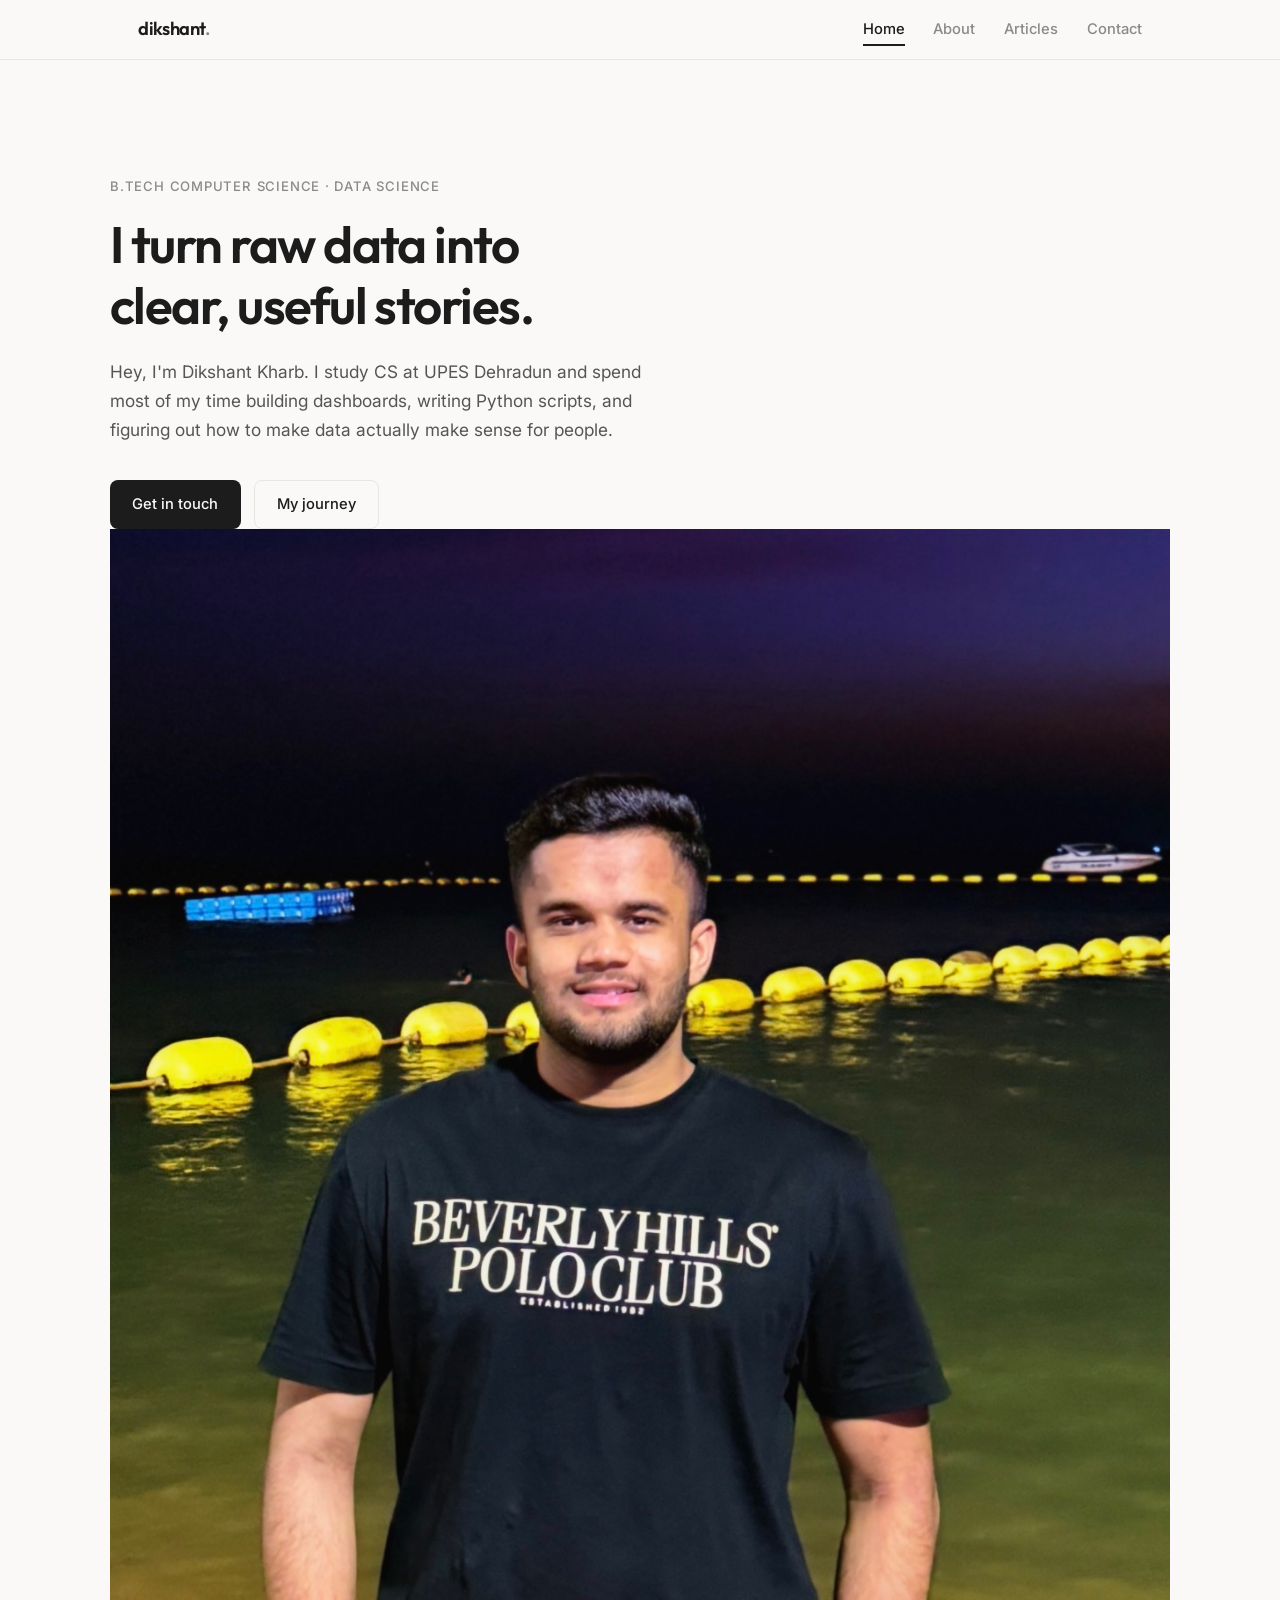
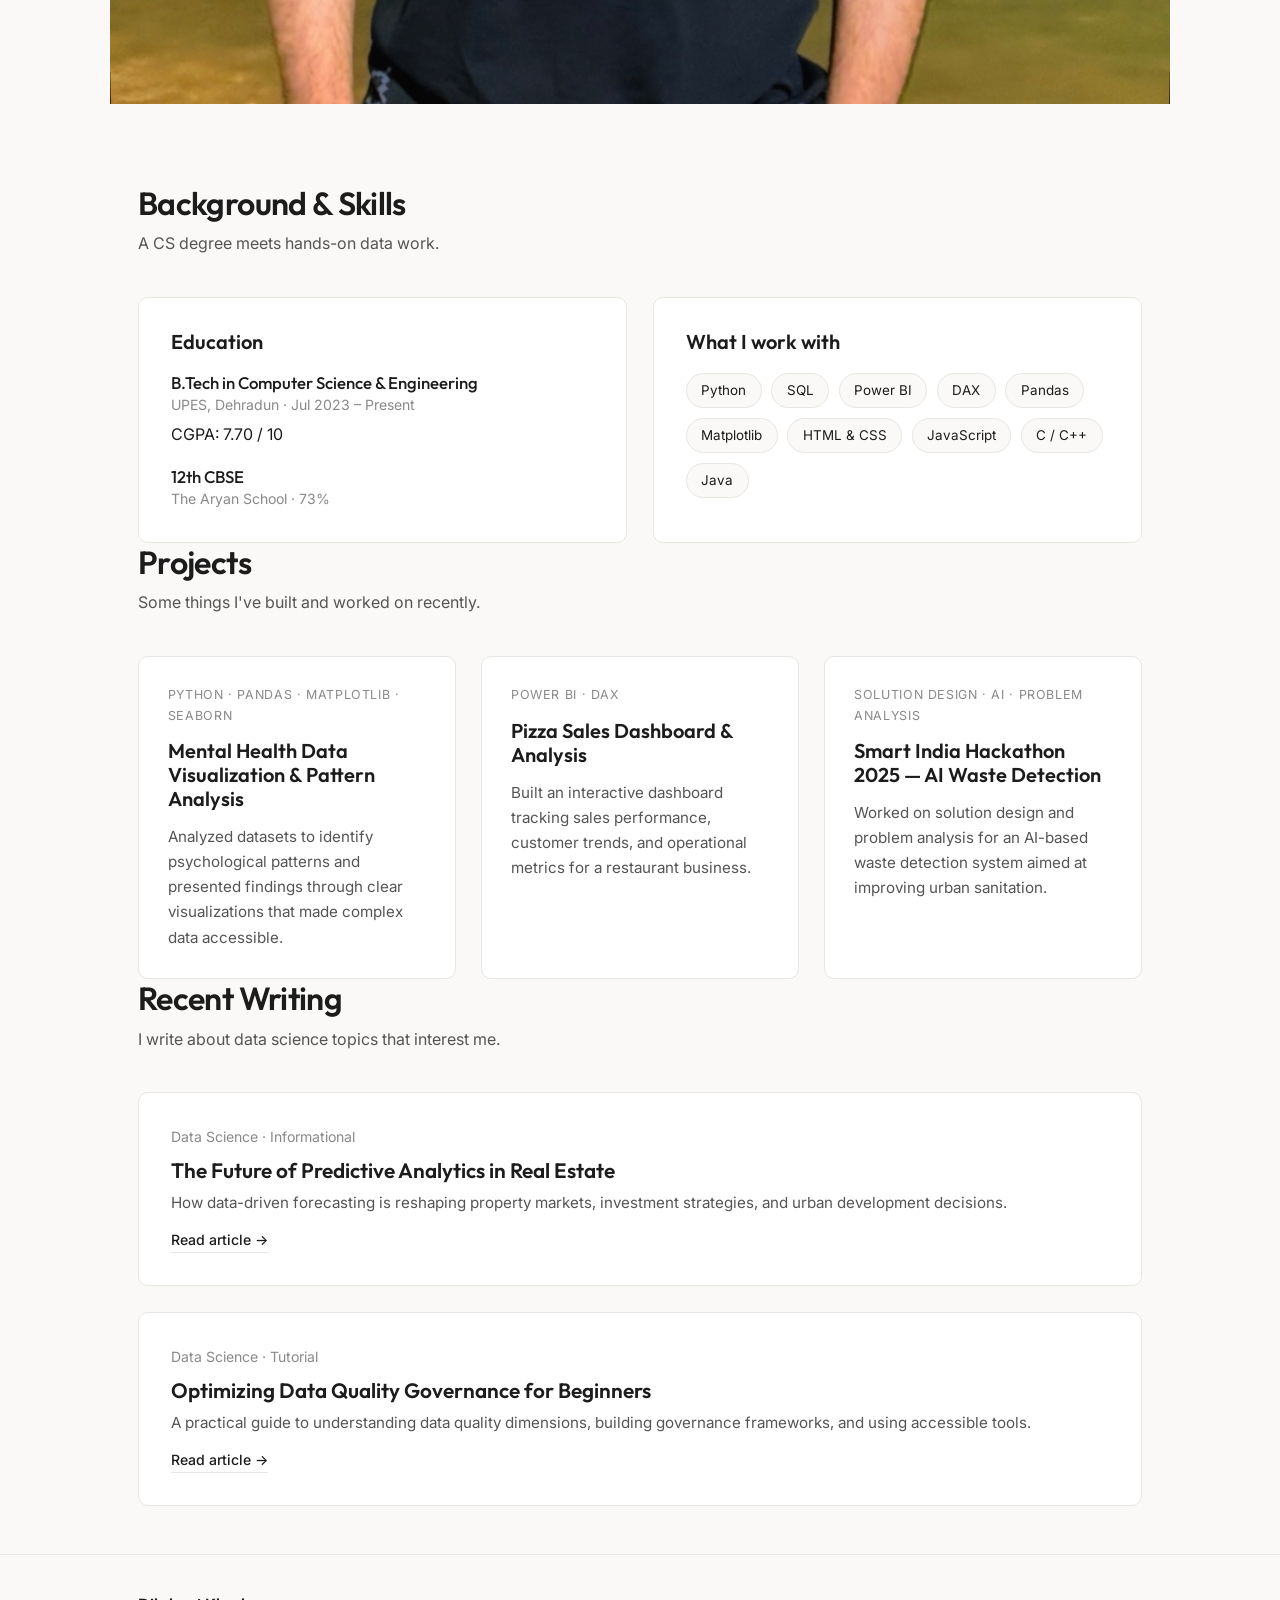
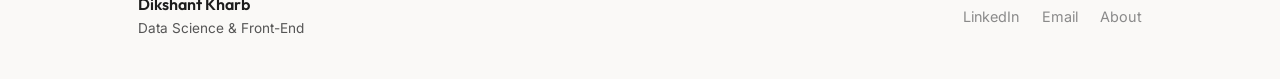
<file: index.html>
<!DOCTYPE html>
<html lang="en">

<head>
    <meta charset="UTF-8">
    <meta name="viewport" content="width=device-width, initial-scale=1.0">
    <title>Dikshant Kharb — Data Science & Front-End Developer</title>
    <meta name="description"
        content="Portfolio of Dikshant Kharb, a B.Tech Computer Science student at UPES specializing in data analysis, visualization, and front-end development.">
    <link rel="stylesheet" href="style.css">
    <link rel="preconnect" href="https://fonts.googleapis.com">
    <link rel="preconnect" href="https://fonts.gstatic.com" crossorigin>
    <link
        href="https://fonts.googleapis.com/css2?family=Inter:wght@300;400;500;600&family=Outfit:wght@400;600&display=swap"
        rel="stylesheet">
</head>

<body>

    <!-- Navigation -->
    <header class="site-nav">
        <div class="wrap nav-inner">
            <a href="index.html" class="logo">dikshant<em>.</em></a>
            <button class="menu-toggle" aria-label="Toggle navigation">
                <span></span><span></span><span></span>
            </button>
            <nav class="nav-menu">
                <a href="index.html" class="current">Home</a>
                <a href="about.html">About</a>
                <a href="articles.html">Articles</a>
                <a href="contact.html">Contact</a>

            </nav>
        </div>
        <div class="nav-overlay"></div>
    </header>

    <main>
        <!-- Hero -->
        <section class="hero wrap">
            <div class="hero-inner">
                <div class="hero-content">
                    <p class="hero-label">B.Tech Computer Science · Data Science</p>
                    <h1>I turn raw data into<br>clear, useful stories.</h1>
                    <p class="hero-text">
                        Hey, I'm Dikshant Kharb. I study CS at UPES Dehradun and spend most of my time building dashboards,
                        writing Python scripts, and figuring out how to make data actually make sense for people.
                    </p>
                    <div class="hero-btns">
                        <a href="contact.html" class="btn btn-dark">Get in touch</a>
                        <a href="about.html" class="btn btn-outline">My journey</a>
                    </div>
                </div>
                <div class="hero-image">
                    <img src="IMG_1978.jpg" alt="Dikshant Kharb">
                </div>
            </div>
        </section>

        <!-- Background & Skills -->
        <section class="wrap fade-up" id="skills">
            <div class="section-intro">
                <h2>Background & Skills</h2>
                <p>A CS degree meets hands-on data work.</p>
            </div>

            <div class="grid-2">
                <div class="card">
                    <h3>Education</h3>
                    <div style="margin-top: 1.2rem;">
                        <h4>B.Tech in Computer Science & Engineering</h4>
                        <p class="muted">UPES, Dehradun · Jul 2023 – Present</p>
                        <p style="margin-top: 0.3rem; color: var(--text);">CGPA: 7.70 / 10</p>
                    </div>
                    <div style="margin-top: 1.2rem;">
                        <h4>12th CBSE</h4>
                        <p class="muted">The Aryan School · 73%</p>
                    </div>
                </div>

                <div class="card">
                    <h3>What I work with</h3>
                    <div class="tags">
                        <span class="tag">Python</span>
                        <span class="tag">SQL</span>
                        <span class="tag">Power BI</span>
                        <span class="tag">DAX</span>
                        <span class="tag">Pandas</span>
                        <span class="tag">Matplotlib</span>
                        <span class="tag">HTML & CSS</span>
                        <span class="tag">JavaScript</span>
                        <span class="tag">C / C++</span>
                        <span class="tag">Java</span>
                    </div>
                </div>
            </div>
        </section>

        <!-- Projects -->
        <section class="wrap fade-up" id="projects">
            <div class="section-intro">
                <h2>Projects</h2>
                <p>Some things I've built and worked on recently.</p>
            </div>

            <div class="project-list">
                <div class="project">
                    <span class="project-tech">Python · Pandas · Matplotlib · Seaborn</span>
                    <h3>Mental Health Data Visualization & Pattern Analysis</h3>
                    <p>Analyzed datasets to identify psychological patterns and presented findings through clear
                        visualizations that made complex data accessible.</p>
                </div>
                <div class="project">
                    <span class="project-tech">Power BI · DAX</span>
                    <h3>Pizza Sales Dashboard & Analysis</h3>
                    <p>Built an interactive dashboard tracking sales performance, customer trends, and operational
                        metrics for a restaurant business.</p>
                </div>
                <div class="project">
                    <span class="project-tech">Solution Design · AI · Problem Analysis</span>
                    <h3>Smart India Hackathon 2025 — AI Waste Detection</h3>
                    <p>Worked on solution design and problem analysis for an AI-based waste detection system aimed at
                        improving urban sanitation.</p>
                </div>
            </div>
        </section>

        <!-- Recent Articles -->
        <section class="wrap fade-up" id="writing">
            <div class="section-intro">
                <h2>Recent Writing</h2>
                <p>I write about data science topics that interest me.</p>
            </div>

            <div class="articles-list">
                <a href="article-1.html" class="article-preview">
                    <span class="muted">Data Science · Informational</span>
                    <h3>The Future of Predictive Analytics in Real Estate</h3>
                    <p>How data-driven forecasting is reshaping property markets, investment strategies, and urban
                        development decisions.</p>
                    <span class="read-more">Read article →</span>
                </a>
                <a href="article-2.html" class="article-preview">
                    <span class="muted">Data Science · Tutorial</span>
                    <h3>Optimizing Data Quality Governance for Beginners</h3>
                    <p>A practical guide to understanding data quality dimensions, building governance frameworks, and
                        using accessible tools.</p>
                    <span class="read-more">Read article →</span>
                </a>
            </div>
        </section>
    </main>

    <!-- Footer -->
    <footer class="site-footer">
        <div class="wrap footer-inner">
            <div class="footer-brand">
                <h3>Dikshant Kharb</h3>
                <p>Data Science & Front-End</p>
            </div>
            <nav class="footer-nav">
                <a href="https://linkedin.com/in/dikshant-kharb-333011280" target="_blank"
                    rel="noopener noreferrer">LinkedIn</a>
                <a href="mailto:kharbdikshant@gmail.com">Email</a>
                <a href="about.html">About</a>
            </nav>
        </div>
    </footer>

    <script src="main.js"></script>
</body>

</html>
</file>
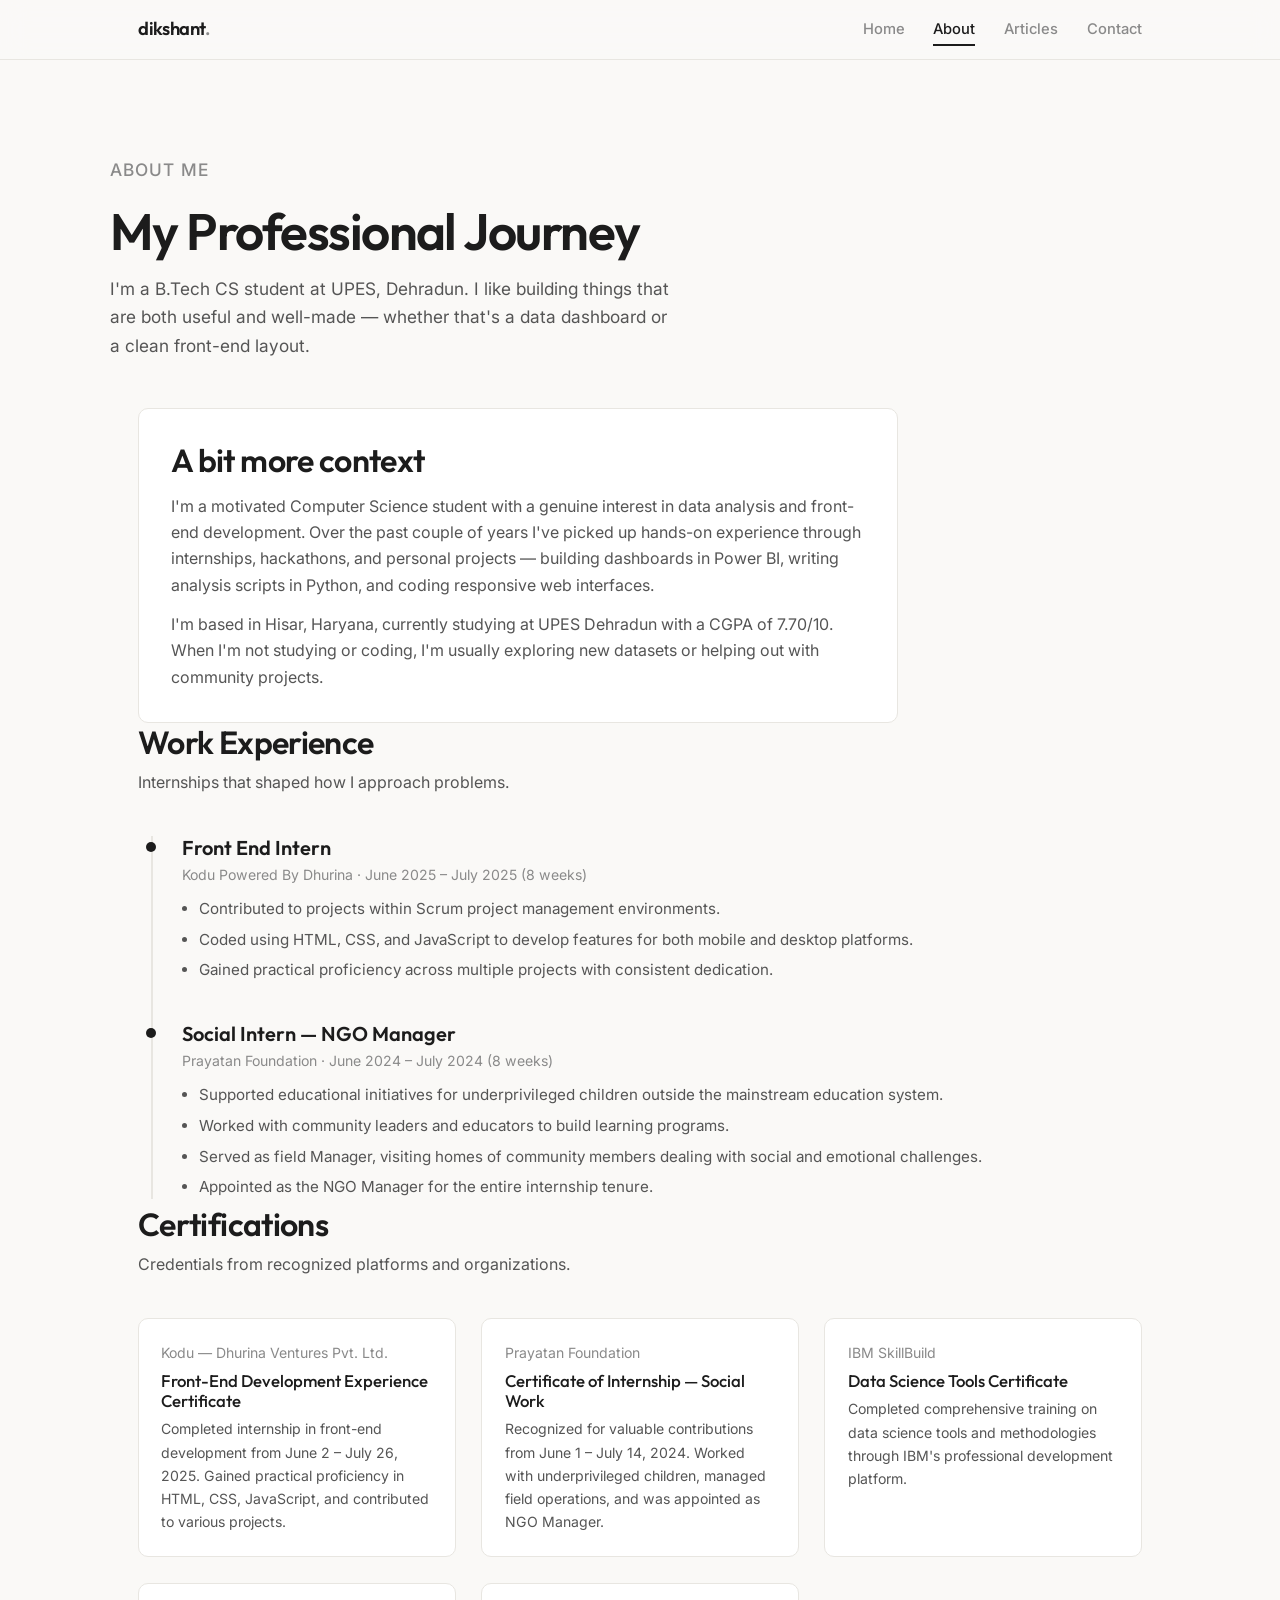
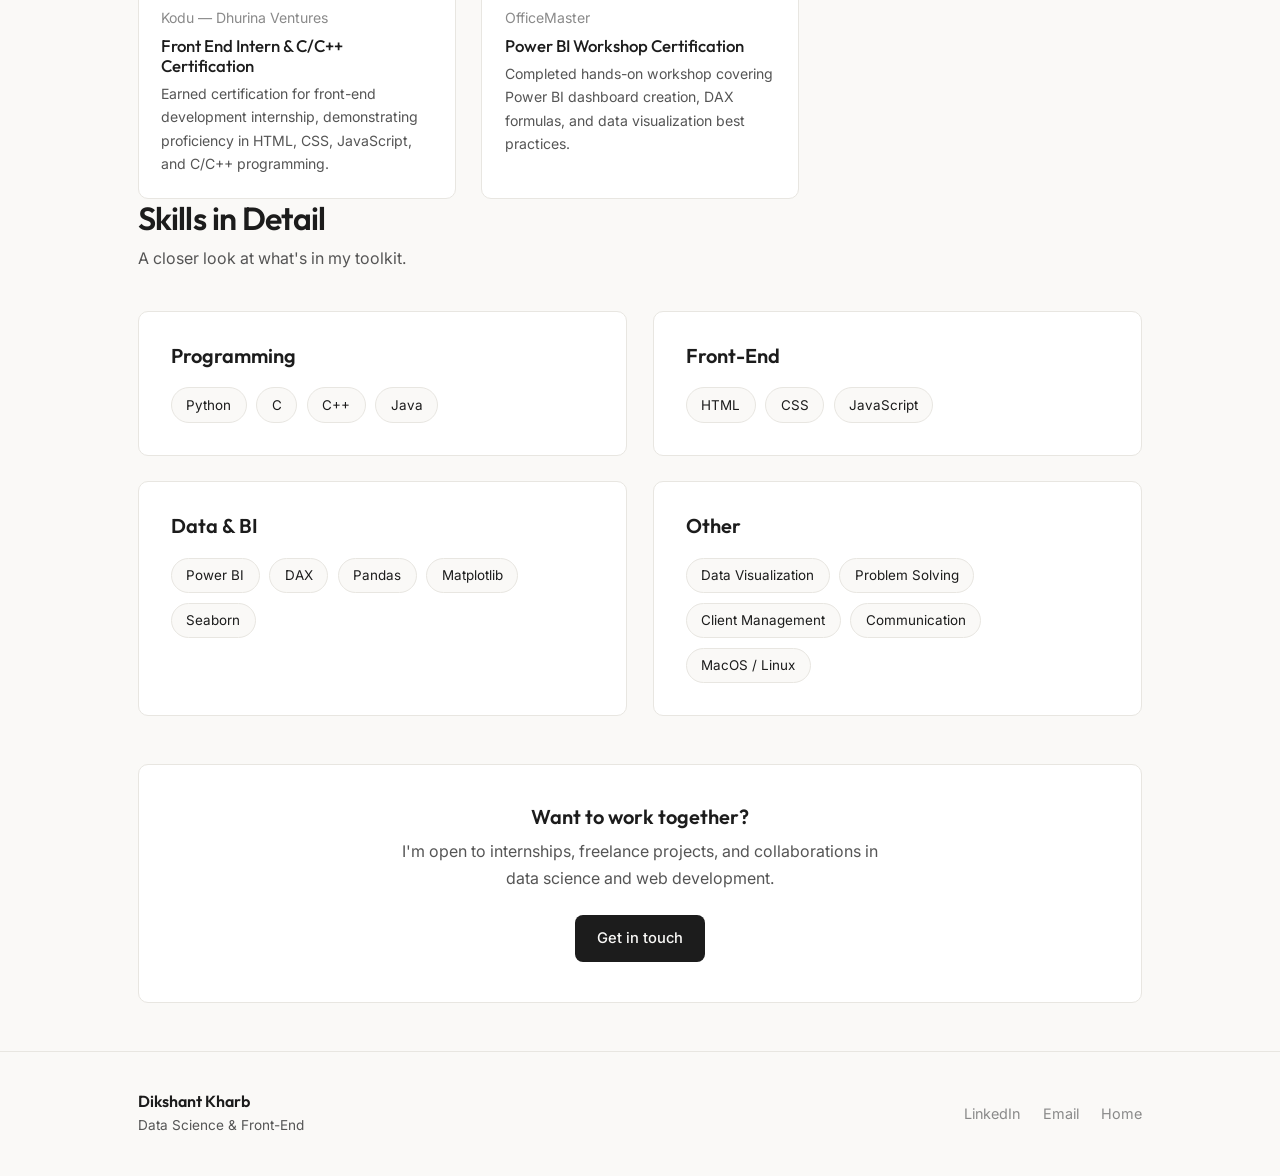
<file: about.html>
<!DOCTYPE html>
<html lang="en">
<head>
    <meta charset="UTF-8">
    <meta name="viewport" content="width=device-width, initial-scale=1.0">
    <title>About — Dikshant Kharb | Journey, Experience & Certifications</title>
    <meta name="description" content="Learn about Dikshant Kharb's professional journey, internship experience at Kodu and Prayatan Foundation, and certifications in Data Science and Power BI.">
    <link rel="stylesheet" href="style.css">
    <link rel="preconnect" href="https://fonts.googleapis.com">
    <link rel="preconnect" href="https://fonts.gstatic.com" crossorigin>
    <link href="https://fonts.googleapis.com/css2?family=Inter:wght@300;400;500;600&family=Outfit:wght@400;600&display=swap" rel="stylesheet">
</head>
<body>

    <header class="site-nav">
        <div class="wrap nav-inner">
            <a href="index.html" class="logo">dikshant<em>.</em></a>
            <button class="menu-toggle" aria-label="Toggle navigation">
                <span></span><span></span><span></span>
            </button>
            <nav class="nav-menu">
                <a href="index.html">Home</a>
                <a href="about.html" class="current">About</a>
                <a href="articles.html">Articles</a>
                <a href="contact.html">Contact</a>
            </nav>
        </div>
        <div class="nav-overlay"></div>
    </header>

    <main>
        <section class="page-header wrap">
            <p class="hero-label">About Me</p>
            <h1>My Professional Journey</h1>
            <p>
                I'm a B.Tech CS student at UPES, Dehradun. I like building things that are both useful and well-made — whether that's a data dashboard or a clean front-end layout.
            </p>
        </section>

        <!-- Who I Am -->
        <section class="wrap fade-up" style="padding-top: 0;">
            <div class="card-flat" style="max-width: 760px;">
                <h2>A bit more context</h2>
                <p style="margin-top: 0.8rem;">
                    I'm a motivated Computer Science student with a genuine interest in data analysis and front-end development. Over the past couple of years I've picked up hands-on experience through internships, hackathons, and personal projects — building dashboards in Power BI, writing analysis scripts in Python, and coding responsive web interfaces.
                </p>
                <p style="margin-top: 0.8rem;">
                    I'm based in Hisar, Haryana, currently studying at UPES Dehradun with a CGPA of 7.70/10. When I'm not studying or coding, I'm usually exploring new datasets or helping out with community projects.
                </p>
            </div>
        </section>

        <!-- Work Experience -->
        <section class="wrap fade-up">
            <div class="section-intro">
                <h2>Work Experience</h2>
                <p>Internships that shaped how I approach problems.</p>
            </div>

            <div class="timeline">
                <div class="timeline-entry">
                    <h3>Front End Intern</h3>
                    <span class="muted">Kodu Powered By Dhurina · June 2025 – July 2025 (8 weeks)</span>
                    <ul>
                        <li>Contributed to projects within Scrum project management environments.</li>
                        <li>Coded using HTML, CSS, and JavaScript to develop features for both mobile and desktop platforms.</li>
                        <li>Gained practical proficiency across multiple projects with consistent dedication.</li>
                    </ul>
                </div>

                <div class="timeline-entry">
                    <h3>Social Intern — NGO Manager</h3>
                    <span class="muted">Prayatan Foundation · June 2024 – July 2024 (8 weeks)</span>
                    <ul>
                        <li>Supported educational initiatives for underprivileged children outside the mainstream education system.</li>
                        <li>Worked with community leaders and educators to build learning programs.</li>
                        <li>Served as field Manager, visiting homes of community members dealing with social and emotional challenges.</li>
                        <li>Appointed as the NGO Manager for the entire internship tenure.</li>
                    </ul>
                </div>
            </div>
        </section>

        <!-- Certifications -->
        <section class="wrap fade-up">
            <div class="section-intro">
                <h2>Certifications</h2>
                <p>Credentials from recognized platforms and organizations.</p>
            </div>

            <div class="cert-grid">
                <div class="cert">
                    <div class="cert-body">
                        <p class="muted" style="margin-bottom: 0.4rem;">Kodu — Dhurina Ventures Pvt. Ltd.</p>
                        <h4>Front-End Development Experience Certificate</h4>
                        <p style="margin-top: 0.4rem;">Completed internship in front-end development from June 2 – July 26, 2025. Gained practical proficiency in HTML, CSS, JavaScript, and contributed to various projects.</p>
                    </div>
                </div>
                <div class="cert">
                    <div class="cert-body">
                        <p class="muted" style="margin-bottom: 0.4rem;">Prayatan Foundation</p>
                        <h4>Certificate of Internship — Social Work</h4>
                        <p style="margin-top: 0.4rem;">Recognized for valuable contributions from June 1 – July 14, 2024. Worked with underprivileged children, managed field operations, and was appointed as NGO Manager.</p>
                    </div>
                </div>
                <div class="cert">
                    <div class="cert-body">
                        <p class="muted" style="margin-bottom: 0.4rem;">IBM SkillBuild</p>
                        <h4>Data Science Tools Certificate</h4>
                        <p style="margin-top: 0.4rem;">Completed comprehensive training on data science tools and methodologies through IBM's professional development platform.</p>
                    </div>
                </div>
                <div class="cert">
                    <div class="cert-body">
                        <p class="muted" style="margin-bottom: 0.4rem;">Kodu — Dhurina Ventures</p>
                        <h4>Front End Intern & C/C++ Certification</h4>
                        <p style="margin-top: 0.4rem;">Earned certification for front-end development internship, demonstrating proficiency in HTML, CSS, JavaScript, and C/C++ programming.</p>
                    </div>
                </div>
                <div class="cert">
                    <div class="cert-body">
                        <p class="muted" style="margin-bottom: 0.4rem;">OfficeMaster</p>
                        <h4>Power BI Workshop Certification</h4>
                        <p style="margin-top: 0.4rem;">Completed hands-on workshop covering Power BI dashboard creation, DAX formulas, and data visualization best practices.</p>
                    </div>
                </div>
            </div>
        </section>

        <!-- Skills Breakdown -->
        <section class="wrap fade-up">
            <div class="section-intro">
                <h2>Skills in Detail</h2>
                <p>A closer look at what's in my toolkit.</p>
            </div>

            <div class="grid-2">
                <div class="card">
                    <h3>Programming</h3>
                    <div class="tags">
                        <span class="tag">Python</span>
                        <span class="tag">C</span>
                        <span class="tag">C++</span>
                        <span class="tag">Java</span>
                    </div>
                </div>
                <div class="card">
                    <h3>Front-End</h3>
                    <div class="tags">
                        <span class="tag">HTML</span>
                        <span class="tag">CSS</span>
                        <span class="tag">JavaScript</span>
                    </div>
                </div>
                <div class="card">
                    <h3>Data & BI</h3>
                    <div class="tags">
                        <span class="tag">Power BI</span>
                        <span class="tag">DAX</span>
                        <span class="tag">Pandas</span>
                        <span class="tag">Matplotlib</span>
                        <span class="tag">Seaborn</span>
                    </div>
                </div>
                <div class="card">
                    <h3>Other</h3>
                    <div class="tags">
                        <span class="tag">Data Visualization</span>
                        <span class="tag">Problem Solving</span>
                        <span class="tag">Client Management</span>
                        <span class="tag">Communication</span>
                        <span class="tag">MacOS / Linux</span>
                    </div>
                </div>
            </div>
        </section>

        <!-- CTA -->
        <section class="wrap fade-up">
            <div class="cta">
                <h3>Want to work together?</h3>
                <p>I'm open to internships, freelance projects, and collaborations in data science and web development.</p>
                <a href="contact.html" class="btn btn-dark">Get in touch</a>
            </div>
        </section>
    </main>

    <footer class="site-footer">
        <div class="wrap footer-inner">
            <div class="footer-brand">
                <h3>Dikshant Kharb</h3>
                <p>Data Science & Front-End</p>
            </div>
            <nav class="footer-nav">
                <a href="https://linkedin.com/in/dikshant-kharb-333011280" target="_blank" rel="noopener noreferrer">LinkedIn</a>
                <a href="mailto:kharbdikshant@gmail.com">Email</a>
                <a href="index.html">Home</a>
            </nav>
        </div>
    </footer>

    <script src="main.js"></script>
</body>
</html>
</file>
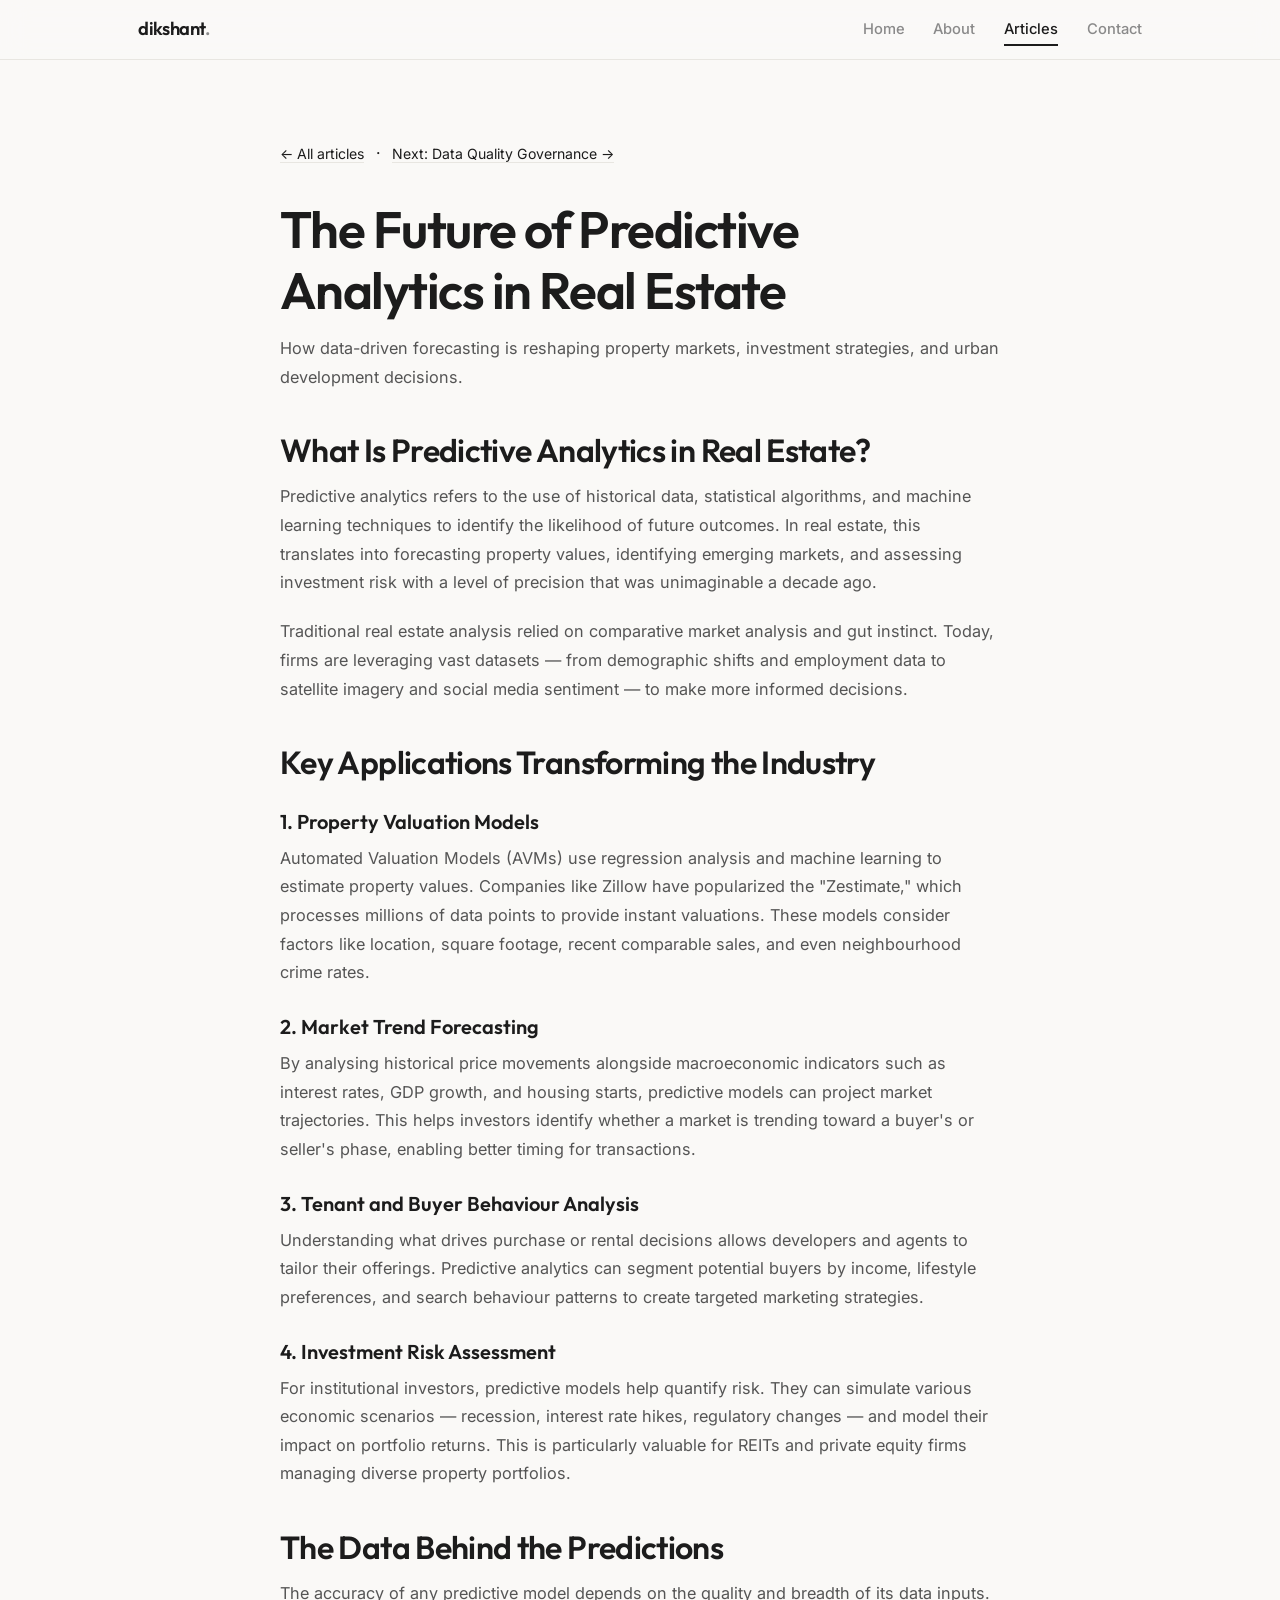
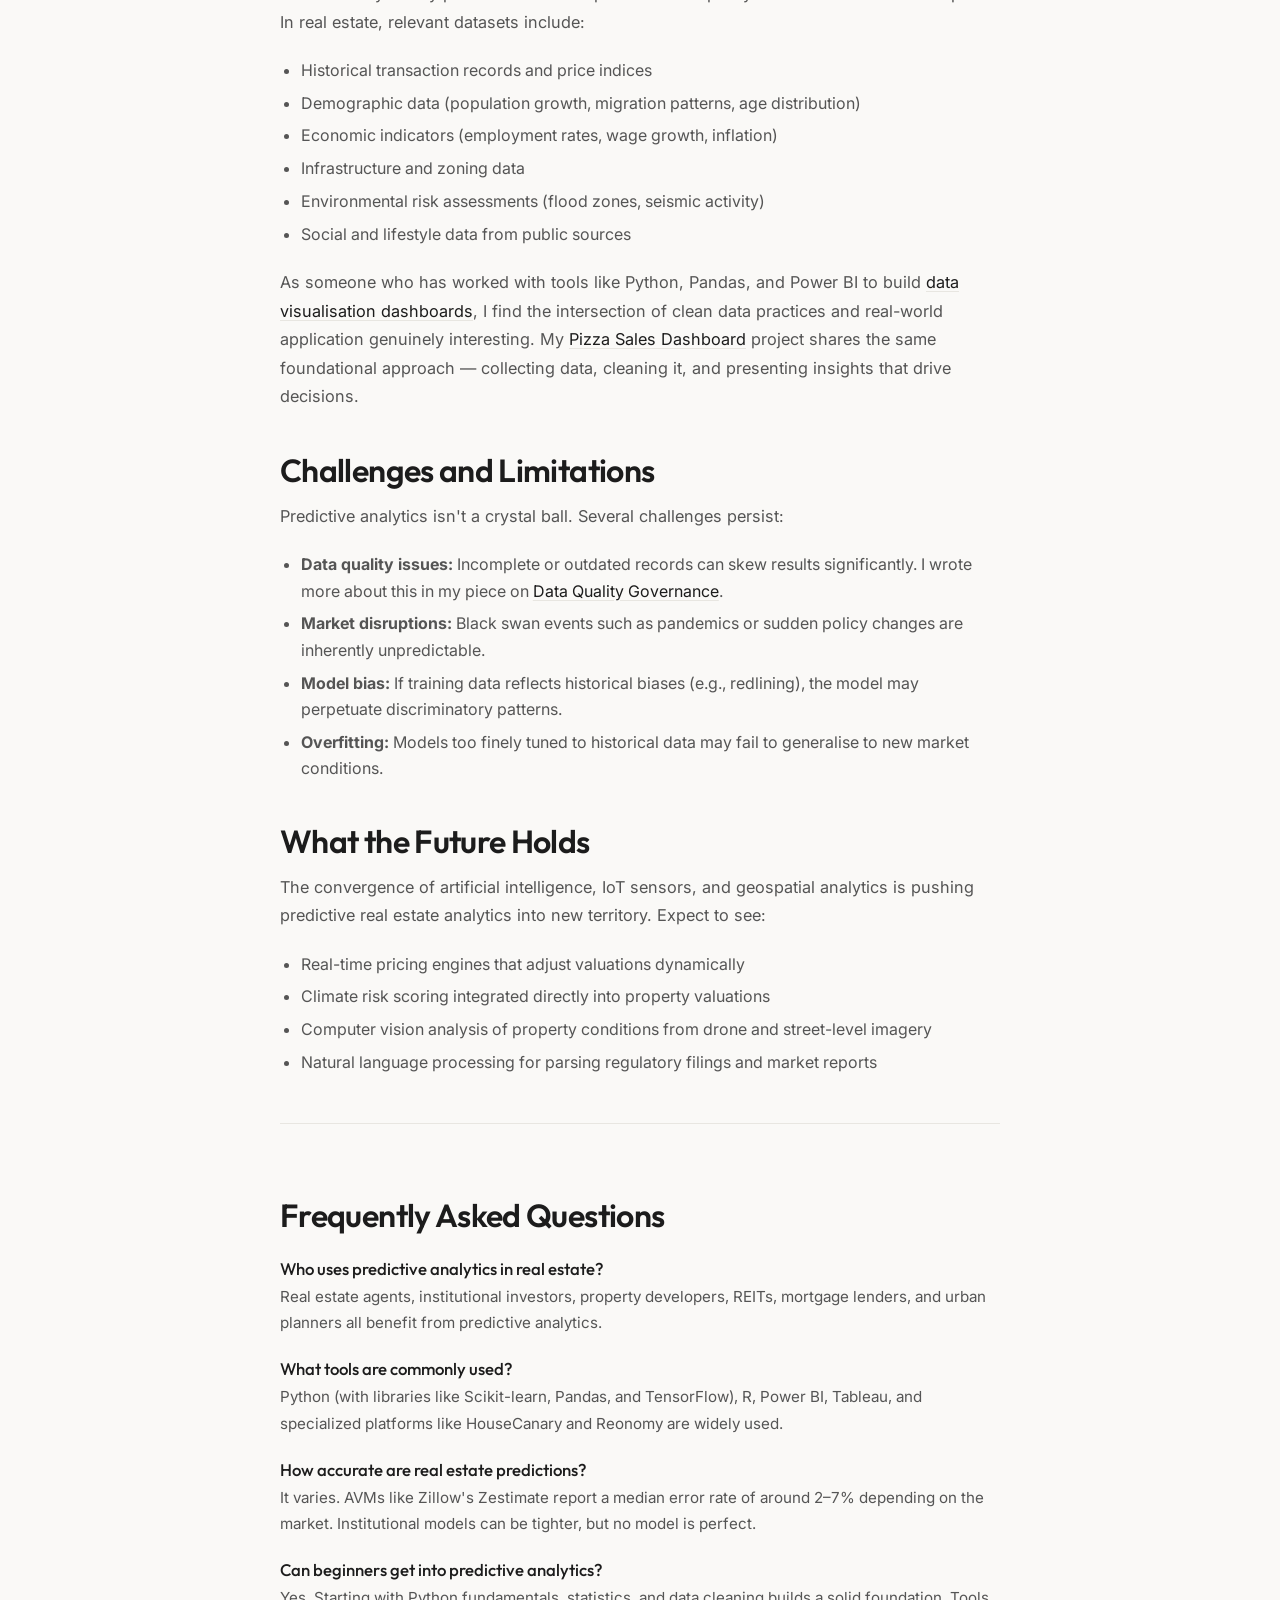
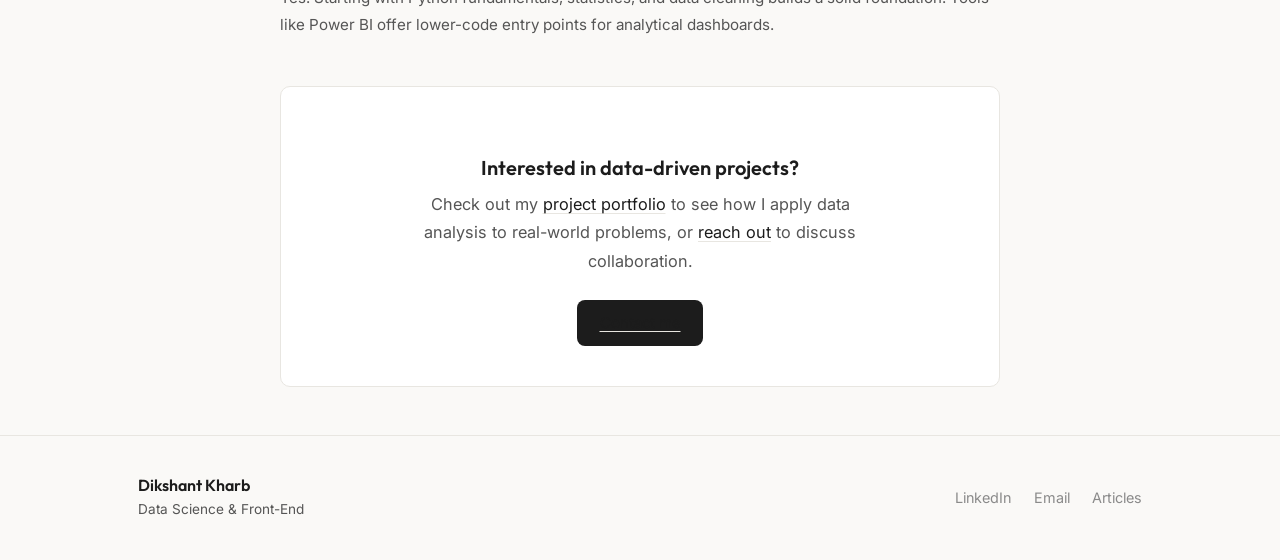
<file: article-1.html>
<!DOCTYPE html>
<html lang="en">
<head>
    <meta charset="UTF-8">
    <meta name="viewport" content="width=device-width, initial-scale=1.0">
    <title>The Future of Predictive Analytics in Real Estate — Dikshant Kharb</title>
    <meta name="description" content="Explore how predictive analytics is transforming real estate — from property valuation models and market forecasting to investment risk assessment and emerging AI applications.">
    <link rel="stylesheet" href="style.css">
    <link rel="preconnect" href="https://fonts.googleapis.com">
    <link rel="preconnect" href="https://fonts.gstatic.com" crossorigin>
    <link href="https://fonts.googleapis.com/css2?family=Inter:wght@300;400;500;600&family=Outfit:wght@400;600&display=swap" rel="stylesheet">
</head>
<body>

    <header class="site-nav">
        <div class="wrap nav-inner">
            <a href="index.html" class="logo">dikshant<em>.</em></a>
            <button class="menu-toggle" aria-label="Toggle navigation">
                <span></span><span></span><span></span>
            </button>
            <nav class="nav-menu">
                <a href="index.html">Home</a>
                <a href="about.html">About</a>
                <a href="articles.html" class="current">Articles</a>
                <a href="contact.html">Contact</a>
            </nav>
        </div>
        <div class="nav-overlay"></div>
    </header>

    <main>
        <article class="wrap article-page">
            <div class="article-body">
                <div class="article-nav">
                    <a href="articles.html">← All articles</a>
                    &nbsp;&nbsp;·&nbsp;&nbsp;
                    <a href="article-2.html">Next: Data Quality Governance →</a>
                </div>

                <h1>The Future of Predictive Analytics in Real Estate</h1>
                <p class="article-lead">How data-driven forecasting is reshaping property markets, investment strategies, and urban development decisions.</p>

                <h2>What Is Predictive Analytics in Real Estate?</h2>
                <p>
                    Predictive analytics refers to the use of historical data, statistical algorithms, and machine learning techniques to identify the likelihood of future outcomes. In real estate, this translates into forecasting property values, identifying emerging markets, and assessing investment risk with a level of precision that was unimaginable a decade ago.
                </p>
                <p>
                    Traditional real estate analysis relied on comparative market analysis and gut instinct. Today, firms are leveraging vast datasets — from demographic shifts and employment data to satellite imagery and social media sentiment — to make more informed decisions.
                </p>

                <h2>Key Applications Transforming the Industry</h2>

                <h3>1. Property Valuation Models</h3>
                <p>
                    Automated Valuation Models (AVMs) use regression analysis and machine learning to estimate property values. Companies like Zillow have popularized the "Zestimate," which processes millions of data points to provide instant valuations. These models consider factors like location, square footage, recent comparable sales, and even neighbourhood crime rates.
                </p>

                <h3>2. Market Trend Forecasting</h3>
                <p>
                    By analysing historical price movements alongside macroeconomic indicators such as interest rates, GDP growth, and housing starts, predictive models can project market trajectories. This helps investors identify whether a market is trending toward a buyer's or seller's phase, enabling better timing for transactions.
                </p>

                <h3>3. Tenant and Buyer Behaviour Analysis</h3>
                <p>
                    Understanding what drives purchase or rental decisions allows developers and agents to tailor their offerings. Predictive analytics can segment potential buyers by income, lifestyle preferences, and search behaviour patterns to create targeted marketing strategies.
                </p>

                <h3>4. Investment Risk Assessment</h3>
                <p>
                    For institutional investors, predictive models help quantify risk. They can simulate various economic scenarios — recession, interest rate hikes, regulatory changes — and model their impact on portfolio returns. This is particularly valuable for REITs and private equity firms managing diverse property portfolios.
                </p>

                <h2>The Data Behind the Predictions</h2>
                <p>
                    The accuracy of any predictive model depends on the quality and breadth of its data inputs. In real estate, relevant datasets include:
                </p>
                <ul>
                    <li>Historical transaction records and price indices</li>
                    <li>Demographic data (population growth, migration patterns, age distribution)</li>
                    <li>Economic indicators (employment rates, wage growth, inflation)</li>
                    <li>Infrastructure and zoning data</li>
                    <li>Environmental risk assessments (flood zones, seismic activity)</li>
                    <li>Social and lifestyle data from public sources</li>
                </ul>
                <p>
                    As someone who has worked with tools like Python, Pandas, and Power BI to build <a href="index.html#projects">data visualisation dashboards</a>, I find the intersection of clean data practices and real-world application genuinely interesting. My <a href="index.html#projects">Pizza Sales Dashboard</a> project shares the same foundational approach — collecting data, cleaning it, and presenting insights that drive decisions.
                </p>

                <h2>Challenges and Limitations</h2>
                <p>
                    Predictive analytics isn't a crystal ball. Several challenges persist:
                </p>
                <ul>
                    <li><strong>Data quality issues:</strong> Incomplete or outdated records can skew results significantly. I wrote more about this in my piece on <a href="article-2.html">Data Quality Governance</a>.</li>
                    <li><strong>Market disruptions:</strong> Black swan events such as pandemics or sudden policy changes are inherently unpredictable.</li>
                    <li><strong>Model bias:</strong> If training data reflects historical biases (e.g., redlining), the model may perpetuate discriminatory patterns.</li>
                    <li><strong>Overfitting:</strong> Models too finely tuned to historical data may fail to generalise to new market conditions.</li>
                </ul>

                <h2>What the Future Holds</h2>
                <p>
                    The convergence of artificial intelligence, IoT sensors, and geospatial analytics is pushing predictive real estate analytics into new territory. Expect to see:
                </p>
                <ul>
                    <li>Real-time pricing engines that adjust valuations dynamically</li>
                    <li>Climate risk scoring integrated directly into property valuations</li>
                    <li>Computer vision analysis of property conditions from drone and street-level imagery</li>
                    <li>Natural language processing for parsing regulatory filings and market reports</li>
                </ul>

                <!-- FAQ -->
                <div class="faq">
                    <h2>Frequently Asked Questions</h2>

                    <div class="faq-entry">
                        <h4>Who uses predictive analytics in real estate?</h4>
                        <p>Real estate agents, institutional investors, property developers, REITs, mortgage lenders, and urban planners all benefit from predictive analytics.</p>
                    </div>

                    <div class="faq-entry">
                        <h4>What tools are commonly used?</h4>
                        <p>Python (with libraries like Scikit-learn, Pandas, and TensorFlow), R, Power BI, Tableau, and specialized platforms like HouseCanary and Reonomy are widely used.</p>
                    </div>

                    <div class="faq-entry">
                        <h4>How accurate are real estate predictions?</h4>
                        <p>It varies. AVMs like Zillow's Zestimate report a median error rate of around 2–7% depending on the market. Institutional models can be tighter, but no model is perfect.</p>
                    </div>

                    <div class="faq-entry">
                        <h4>Can beginners get into predictive analytics?</h4>
                        <p>Yes. Starting with Python fundamentals, statistics, and data cleaning builds a solid foundation. Tools like Power BI offer lower-code entry points for analytical dashboards.</p>
                    </div>
                </div>

                <!-- CTA -->
                <div class="cta">
                    <h3>Interested in data-driven projects?</h3>
                    <p>Check out my <a href="index.html#projects">project portfolio</a> to see how I apply data analysis to real-world problems, or <a href="contact.html">reach out</a> to discuss collaboration.</p>
                    <a href="contact.html" class="btn btn-dark">Contact me</a>
                </div>
            </div>
        </article>
    </main>

    <footer class="site-footer">
        <div class="wrap footer-inner">
            <div class="footer-brand">
                <h3>Dikshant Kharb</h3>
                <p>Data Science & Front-End</p>
            </div>
            <nav class="footer-nav">
                <a href="https://linkedin.com/in/dikshant-kharb-333011280" target="_blank" rel="noopener noreferrer">LinkedIn</a>
                <a href="mailto:kharbdikshant@gmail.com">Email</a>
                <a href="articles.html">Articles</a>
            </nav>
        </div>
    </footer>

    <script src="main.js"></script>
</body>
</html>
</file>
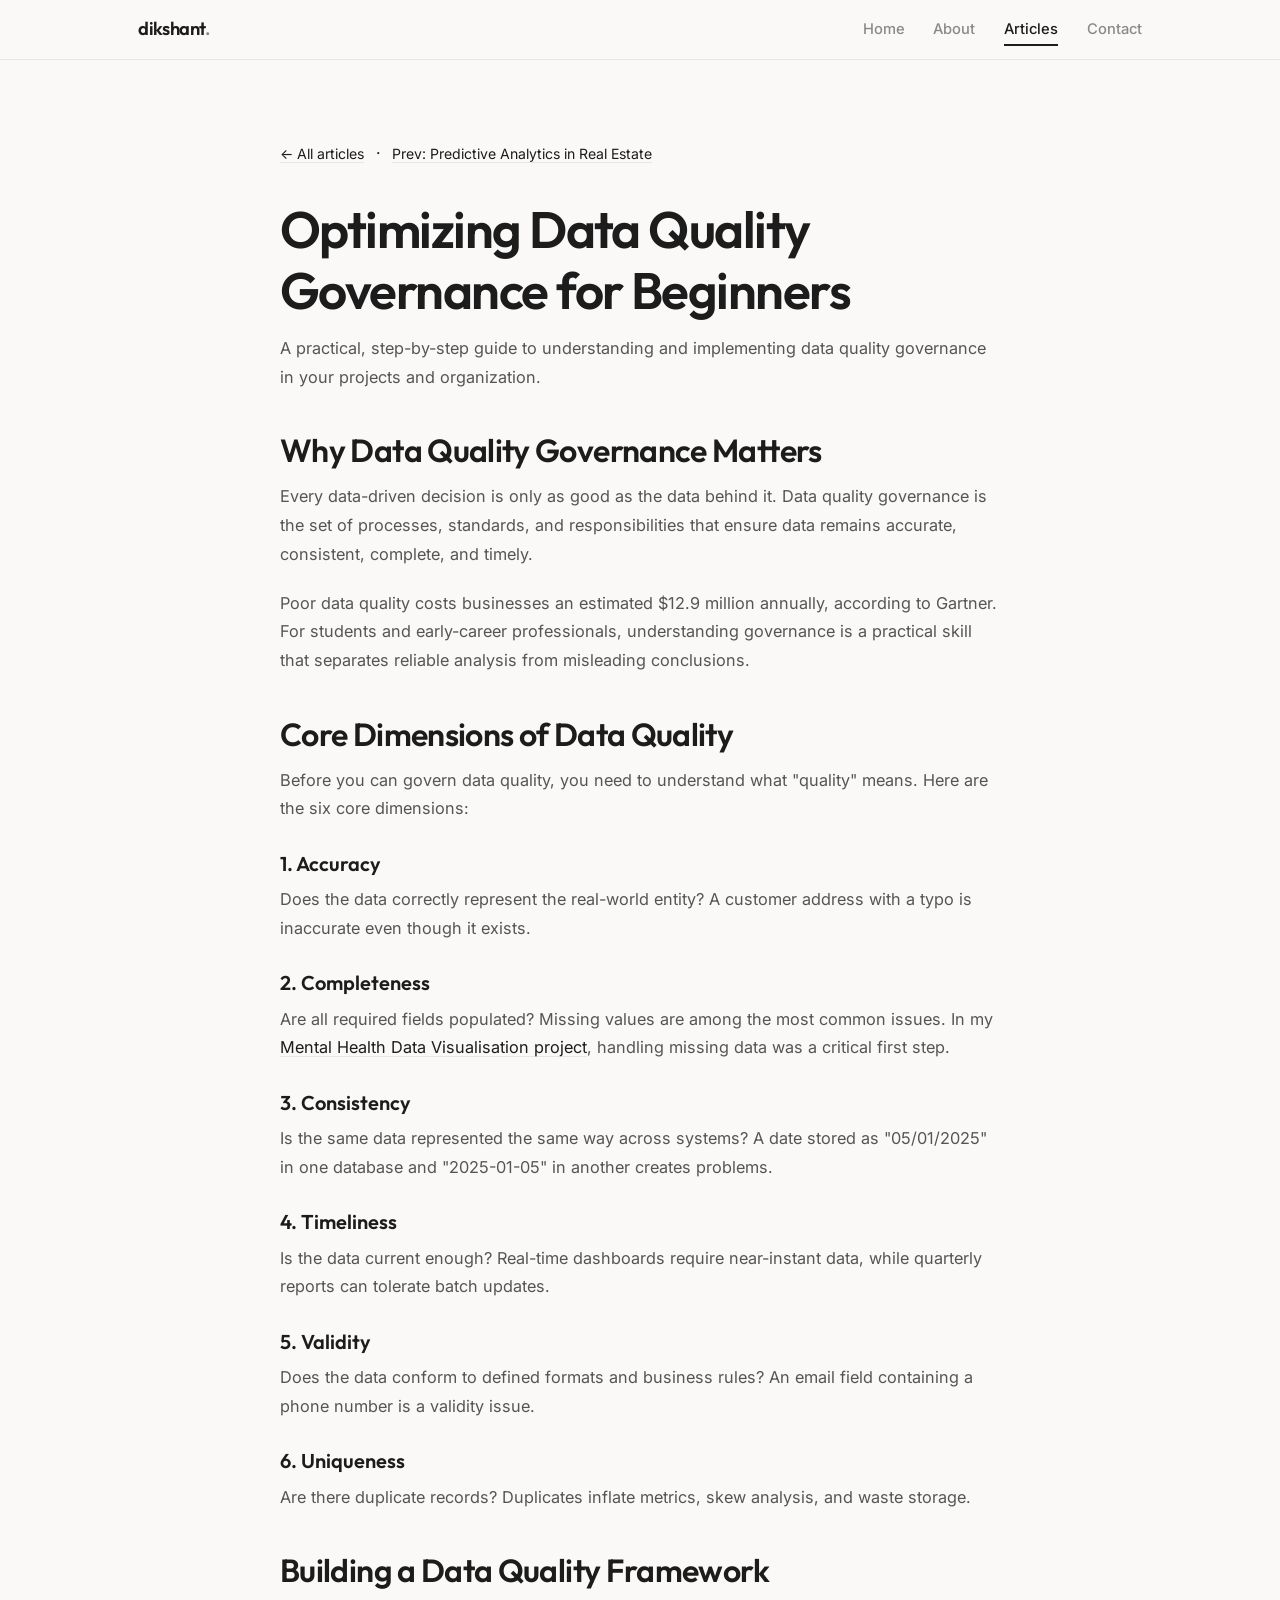
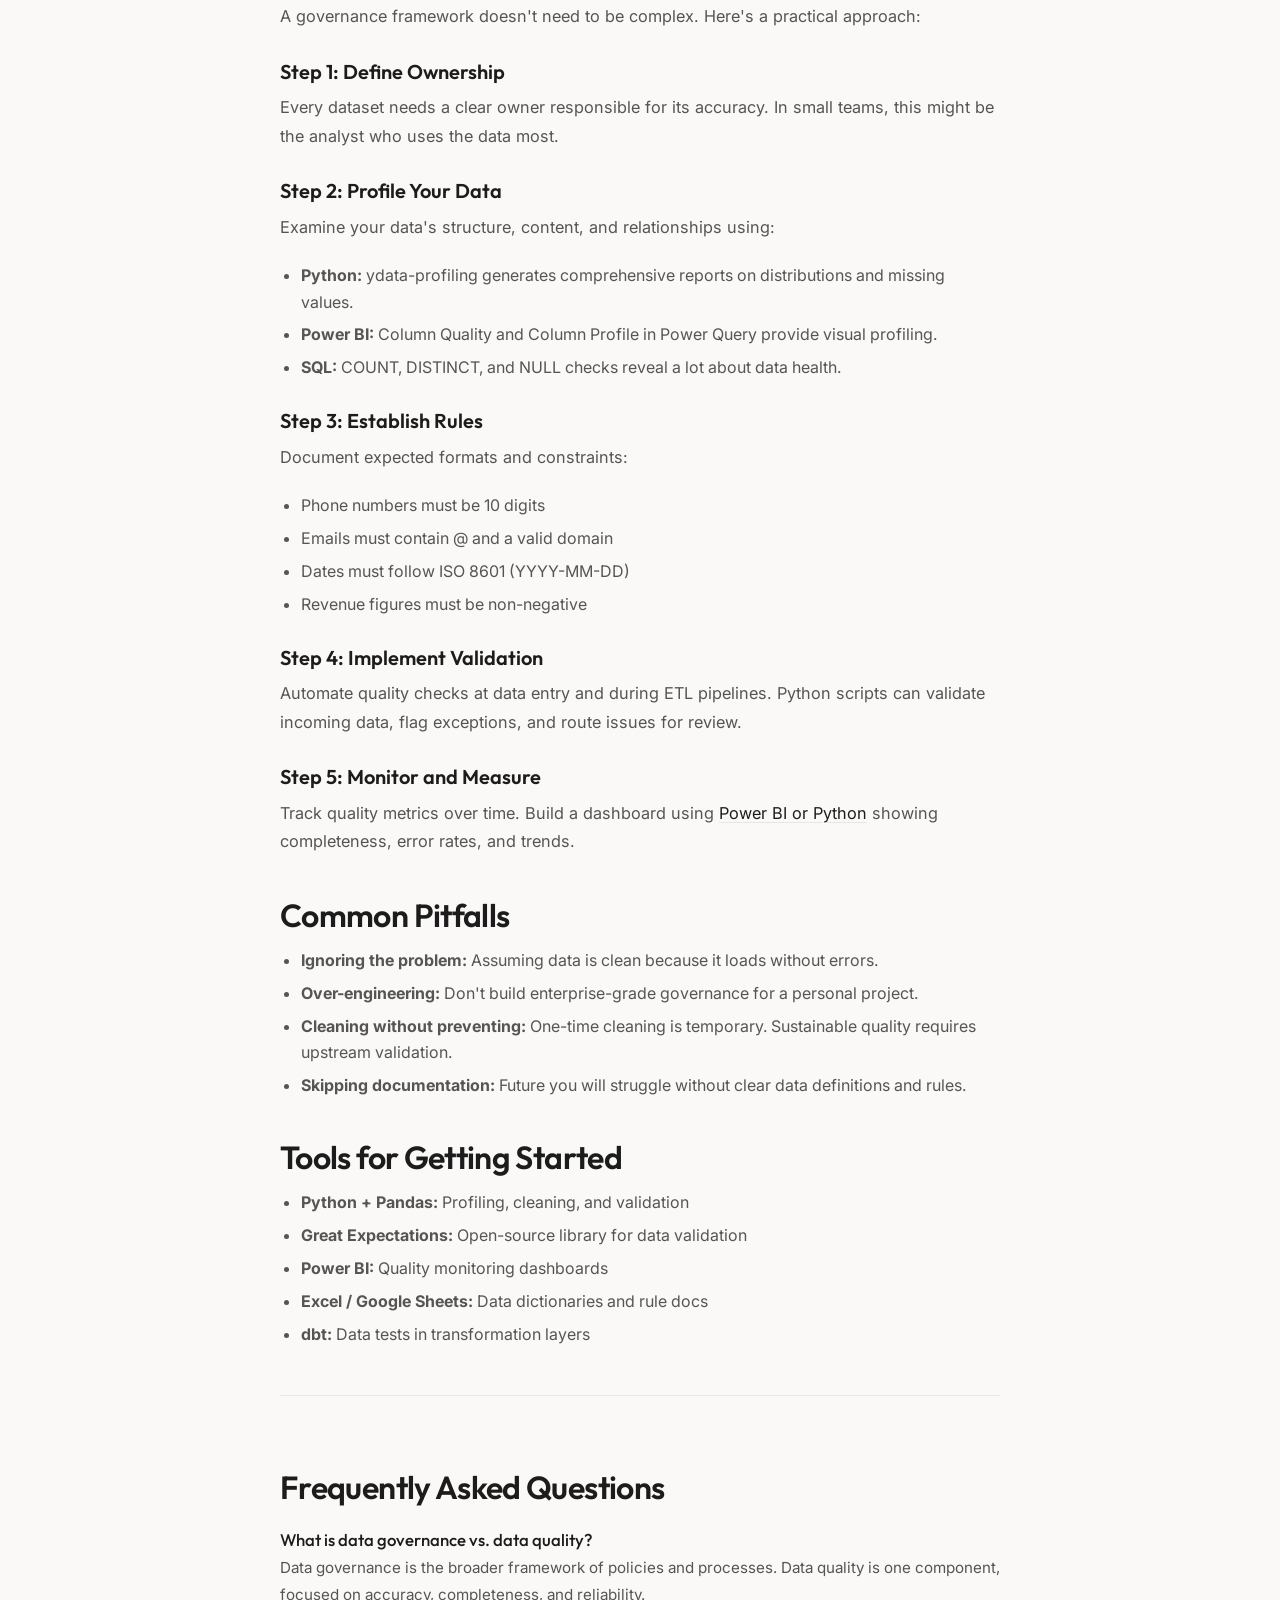
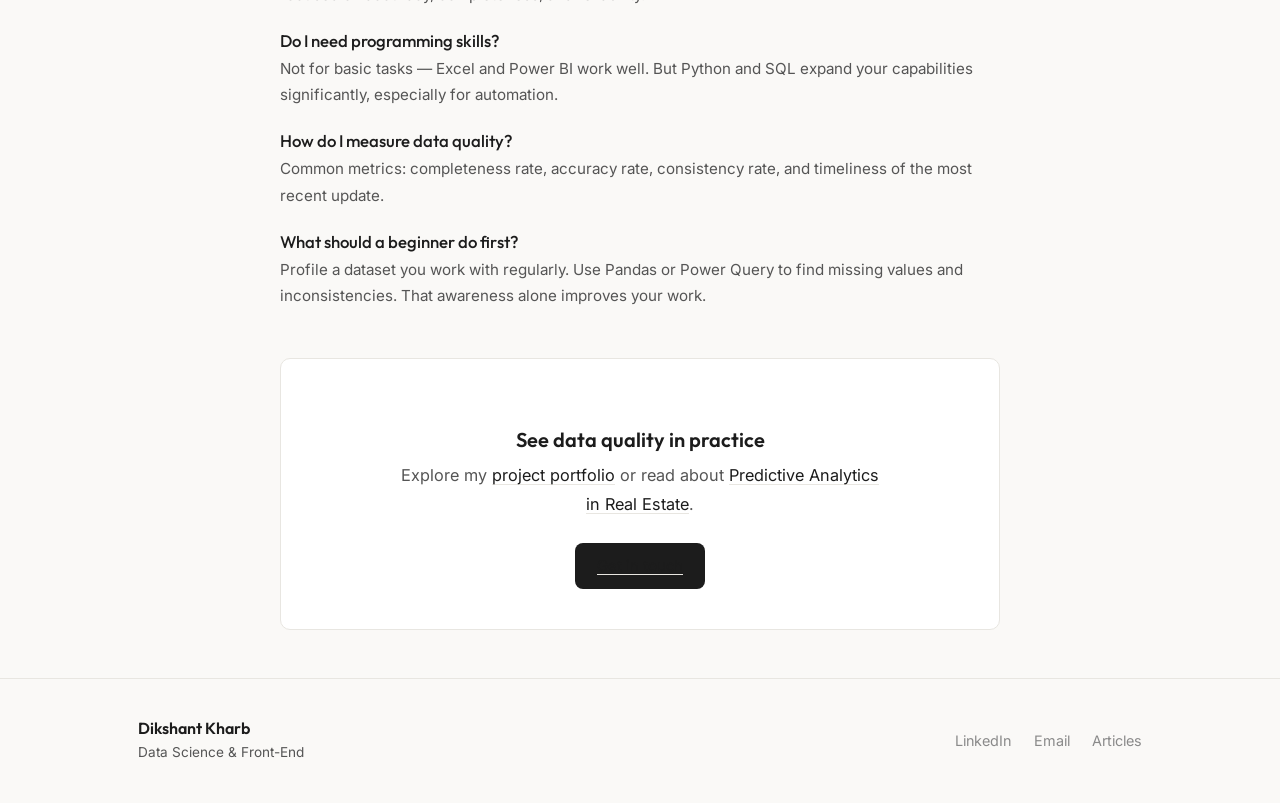
<file: article-2.html>
<!DOCTYPE html>
<html lang="en">
<head>
    <meta charset="UTF-8">
    <meta name="viewport" content="width=device-width, initial-scale=1.0">
    <title>Optimizing Data Quality Governance for Beginners — Dikshant Kharb</title>
    <meta name="description" content="A beginner-friendly guide to data quality governance — covering the six quality dimensions, building a practical framework, common pitfalls, and tools to get started.">
    <link rel="stylesheet" href="style.css">
    <link rel="preconnect" href="https://fonts.googleapis.com">
    <link rel="preconnect" href="https://fonts.gstatic.com" crossorigin>
    <link href="https://fonts.googleapis.com/css2?family=Inter:wght@300;400;500;600&family=Outfit:wght@400;600&display=swap" rel="stylesheet">
</head>
<body>
    <header class="site-nav">
        <div class="wrap nav-inner">
            <a href="index.html" class="logo">dikshant<em>.</em></a>
            <button class="menu-toggle" aria-label="Toggle navigation">
                <span></span><span></span><span></span>
            </button>
            <nav class="nav-menu">
                <a href="index.html">Home</a>
                <a href="about.html">About</a>
                <a href="articles.html" class="current">Articles</a>
                <a href="contact.html">Contact</a>
            </nav>
        </div>
        <div class="nav-overlay"></div>
    </header>

    <main>
        <article class="wrap article-page">
            <div class="article-body">
                <div class="article-nav">
                    <a href="articles.html">← All articles</a>
                    &nbsp;&nbsp;·&nbsp;&nbsp;
                    <a href="article-1.html">Prev: Predictive Analytics in Real Estate</a>
                </div>

                <h1>Optimizing Data Quality Governance for Beginners</h1>
                <p class="article-lead">A practical, step-by-step guide to understanding and implementing data quality governance in your projects and organization.</p>

                <h2>Why Data Quality Governance Matters</h2>
                <p>Every data-driven decision is only as good as the data behind it. Data quality governance is the set of processes, standards, and responsibilities that ensure data remains accurate, consistent, complete, and timely.</p>
                <p>Poor data quality costs businesses an estimated $12.9 million annually, according to Gartner. For students and early-career professionals, understanding governance is a practical skill that separates reliable analysis from misleading conclusions.</p>

                <h2>Core Dimensions of Data Quality</h2>
                <p>Before you can govern data quality, you need to understand what "quality" means. Here are the six core dimensions:</p>

                <h3>1. Accuracy</h3>
                <p>Does the data correctly represent the real-world entity? A customer address with a typo is inaccurate even though it exists.</p>

                <h3>2. Completeness</h3>
                <p>Are all required fields populated? Missing values are among the most common issues. In my <a href="index.html#projects">Mental Health Data Visualisation project</a>, handling missing data was a critical first step.</p>

                <h3>3. Consistency</h3>
                <p>Is the same data represented the same way across systems? A date stored as "05/01/2025" in one database and "2025-01-05" in another creates problems.</p>

                <h3>4. Timeliness</h3>
                <p>Is the data current enough? Real-time dashboards require near-instant data, while quarterly reports can tolerate batch updates.</p>

                <h3>5. Validity</h3>
                <p>Does the data conform to defined formats and business rules? An email field containing a phone number is a validity issue.</p>

                <h3>6. Uniqueness</h3>
                <p>Are there duplicate records? Duplicates inflate metrics, skew analysis, and waste storage.</p>

                <h2>Building a Data Quality Framework</h2>
                <p>A governance framework doesn't need to be complex. Here's a practical approach:</p>

                <h3>Step 1: Define Ownership</h3>
                <p>Every dataset needs a clear owner responsible for its accuracy. In small teams, this might be the analyst who uses the data most.</p>

                <h3>Step 2: Profile Your Data</h3>
                <p>Examine your data's structure, content, and relationships using:</p>
                <ul>
                    <li><strong>Python:</strong> ydata-profiling generates comprehensive reports on distributions and missing values.</li>
                    <li><strong>Power BI:</strong> Column Quality and Column Profile in Power Query provide visual profiling.</li>
                    <li><strong>SQL:</strong> COUNT, DISTINCT, and NULL checks reveal a lot about data health.</li>
                </ul>

                <h3>Step 3: Establish Rules</h3>
                <p>Document expected formats and constraints:</p>
                <ul>
                    <li>Phone numbers must be 10 digits</li>
                    <li>Emails must contain @ and a valid domain</li>
                    <li>Dates must follow ISO 8601 (YYYY-MM-DD)</li>
                    <li>Revenue figures must be non-negative</li>
                </ul>

                <h3>Step 4: Implement Validation</h3>
                <p>Automate quality checks at data entry and during ETL pipelines. Python scripts can validate incoming data, flag exceptions, and route issues for review.</p>

                <h3>Step 5: Monitor and Measure</h3>
                <p>Track quality metrics over time. Build a dashboard using <a href="index.html#projects">Power BI or Python</a> showing completeness, error rates, and trends.</p>

                <h2>Common Pitfalls</h2>
                <ul>
                    <li><strong>Ignoring the problem:</strong> Assuming data is clean because it loads without errors.</li>
                    <li><strong>Over-engineering:</strong> Don't build enterprise-grade governance for a personal project.</li>
                    <li><strong>Cleaning without preventing:</strong> One-time cleaning is temporary. Sustainable quality requires upstream validation.</li>
                    <li><strong>Skipping documentation:</strong> Future you will struggle without clear data definitions and rules.</li>
                </ul>

                <h2>Tools for Getting Started</h2>
                <ul>
                    <li><strong>Python + Pandas:</strong> Profiling, cleaning, and validation</li>
                    <li><strong>Great Expectations:</strong> Open-source library for data validation</li>
                    <li><strong>Power BI:</strong> Quality monitoring dashboards</li>
                    <li><strong>Excel / Google Sheets:</strong> Data dictionaries and rule docs</li>
                    <li><strong>dbt:</strong> Data tests in transformation layers</li>
                </ul>

                <div class="faq">
                    <h2>Frequently Asked Questions</h2>
                    <div class="faq-entry">
                        <h4>What is data governance vs. data quality?</h4>
                        <p>Data governance is the broader framework of policies and processes. Data quality is one component, focused on accuracy, completeness, and reliability.</p>
                    </div>
                    <div class="faq-entry">
                        <h4>Do I need programming skills?</h4>
                        <p>Not for basic tasks — Excel and Power BI work well. But Python and SQL expand your capabilities significantly, especially for automation.</p>
                    </div>
                    <div class="faq-entry">
                        <h4>How do I measure data quality?</h4>
                        <p>Common metrics: completeness rate, accuracy rate, consistency rate, and timeliness of the most recent update.</p>
                    </div>
                    <div class="faq-entry">
                        <h4>What should a beginner do first?</h4>
                        <p>Profile a dataset you work with regularly. Use Pandas or Power Query to find missing values and inconsistencies. That awareness alone improves your work.</p>
                    </div>
                </div>

                <div class="cta">
                    <h3>See data quality in practice</h3>
                    <p>Explore my <a href="index.html#projects">project portfolio</a> or read about <a href="article-1.html">Predictive Analytics in Real Estate</a>.</p>
                    <a href="contact.html" class="btn btn-dark">Get in touch</a>
                </div>
            </div>
        </article>
    </main>

    <footer class="site-footer">
        <div class="wrap footer-inner">
            <div class="footer-brand">
                <h3>Dikshant Kharb</h3>
                <p>Data Science & Front-End</p>
            </div>
            <nav class="footer-nav">
                <a href="https://linkedin.com/in/dikshant-kharb-333011280" target="_blank" rel="noopener noreferrer">LinkedIn</a>
                <a href="mailto:kharbdikshant@gmail.com">Email</a>
                <a href="articles.html">Articles</a>
            </nav>
        </div>
    </footer>
    <script src="main.js"></script>
</body>
</html>
</file>
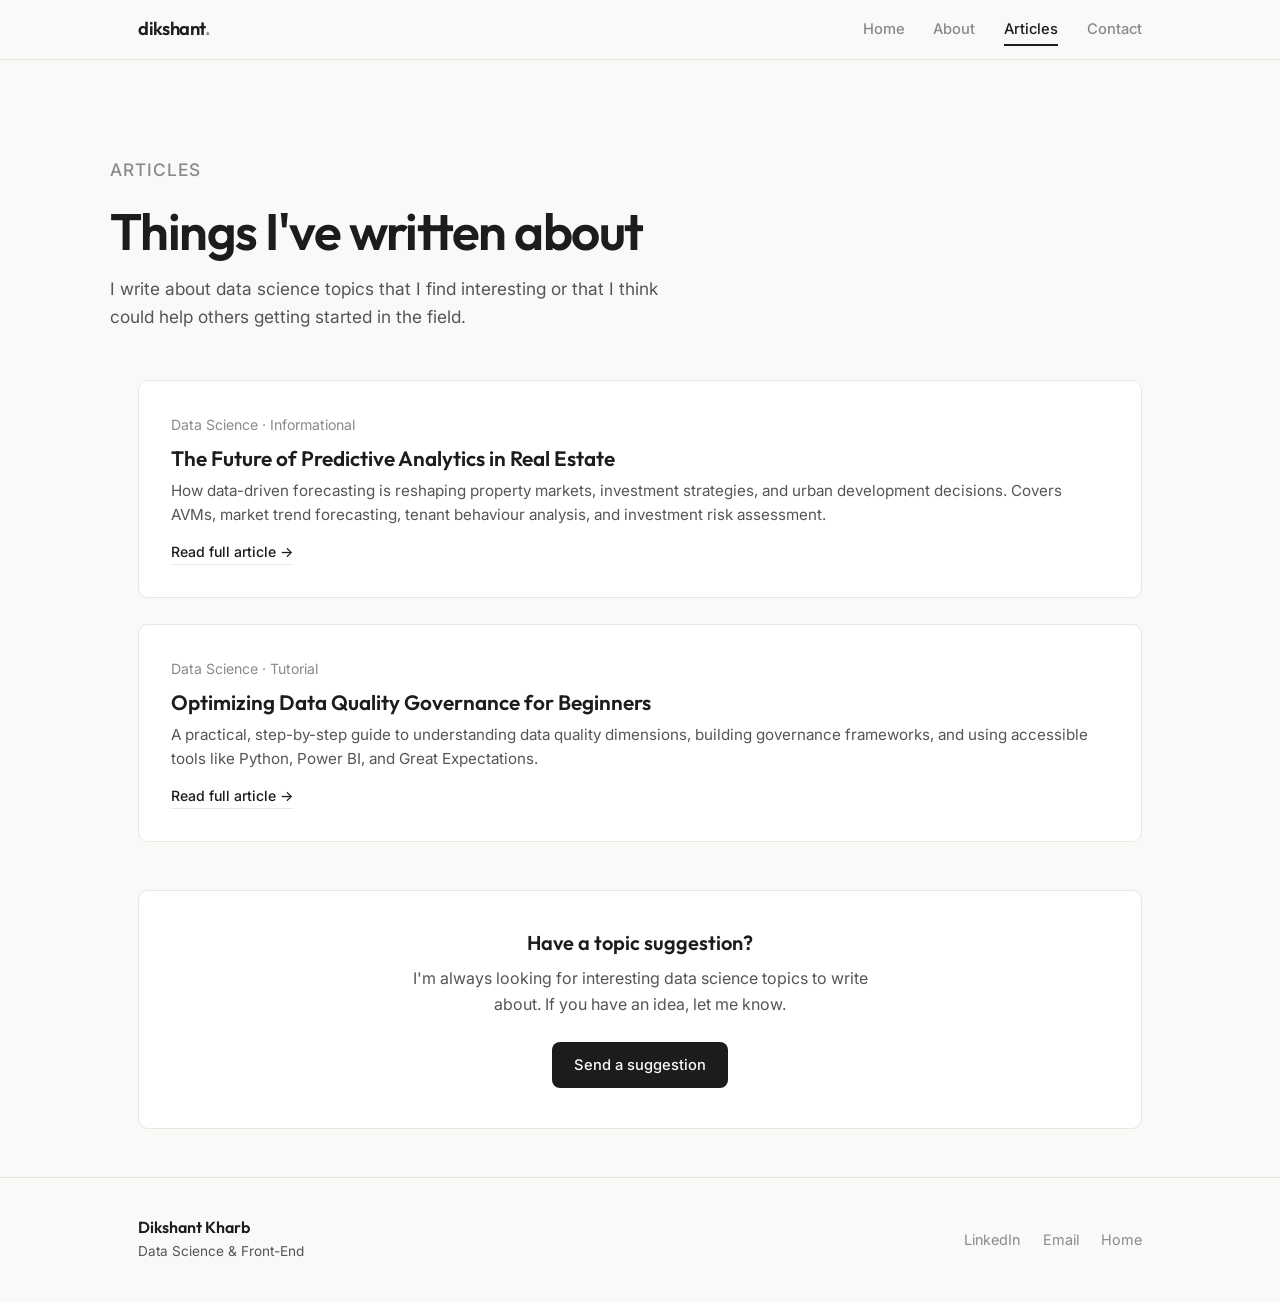
<file: articles.html>
<!DOCTYPE html>
<html lang="en">
<head>
    <meta charset="UTF-8">
    <meta name="viewport" content="width=device-width, initial-scale=1.0">
    <title>Articles — Dikshant Kharb | Data Science Writing</title>
    <meta name="description" content="Articles on data science topics by Dikshant Kharb, covering predictive analytics, data quality governance, and practical data engineering insights.">
    <link rel="stylesheet" href="style.css">
    <link rel="preconnect" href="https://fonts.googleapis.com">
    <link rel="preconnect" href="https://fonts.gstatic.com" crossorigin>
    <link href="https://fonts.googleapis.com/css2?family=Inter:wght@300;400;500;600&family=Outfit:wght@400;600&display=swap" rel="stylesheet">
</head>
<body>

    <header class="site-nav">
        <div class="wrap nav-inner">
            <a href="index.html" class="logo">dikshant<em>.</em></a>
            <button class="menu-toggle" aria-label="Toggle navigation">
                <span></span><span></span><span></span>
            </button>
            <nav class="nav-menu">
                <a href="index.html">Home</a>
                <a href="about.html">About</a>
                <a href="articles.html" class="current">Articles</a>
                <a href="contact.html">Contact</a>
            </nav>
        </div>
        <div class="nav-overlay"></div>
    </header>

    <main>
        <section class="page-header wrap">
            <p class="hero-label">Articles</p>
            <h1>Things I've written about</h1>
            <p>
                I write about data science topics that I find interesting or that I think could help others getting started in the field.
            </p>
        </section>

        <section class="wrap fade-up" style="padding-top: 0;">
            <div class="articles-list">
                <a href="article-1.html" class="article-preview">
                    <span class="muted">Data Science · Informational</span>
                    <h3>The Future of Predictive Analytics in Real Estate</h3>
                    <p>How data-driven forecasting is reshaping property markets, investment strategies, and urban development decisions. Covers AVMs, market trend forecasting, tenant behaviour analysis, and investment risk assessment.</p>
                    <span class="read-more">Read full article →</span>
                </a>

                <a href="article-2.html" class="article-preview">
                    <span class="muted">Data Science · Tutorial</span>
                    <h3>Optimizing Data Quality Governance for Beginners</h3>
                    <p>A practical, step-by-step guide to understanding data quality dimensions, building governance frameworks, and using accessible tools like Python, Power BI, and Great Expectations.</p>
                    <span class="read-more">Read full article →</span>
                </a>
            </div>
        </section>

        <section class="wrap fade-up">
            <div class="cta">
                <h3>Have a topic suggestion?</h3>
                <p>I'm always looking for interesting data science topics to write about. If you have an idea, let me know.</p>
                <a href="contact.html" class="btn btn-dark">Send a suggestion</a>
            </div>
        </section>
    </main>

    <footer class="site-footer">
        <div class="wrap footer-inner">
            <div class="footer-brand">
                <h3>Dikshant Kharb</h3>
                <p>Data Science & Front-End</p>
            </div>
            <nav class="footer-nav">
                <a href="https://linkedin.com/in/dikshant-kharb-333011280" target="_blank" rel="noopener noreferrer">LinkedIn</a>
                <a href="mailto:kharbdikshant@gmail.com">Email</a>
                <a href="index.html">Home</a>
            </nav>
        </div>
    </footer>

    <script src="main.js"></script>
</body>
</html>
</file>
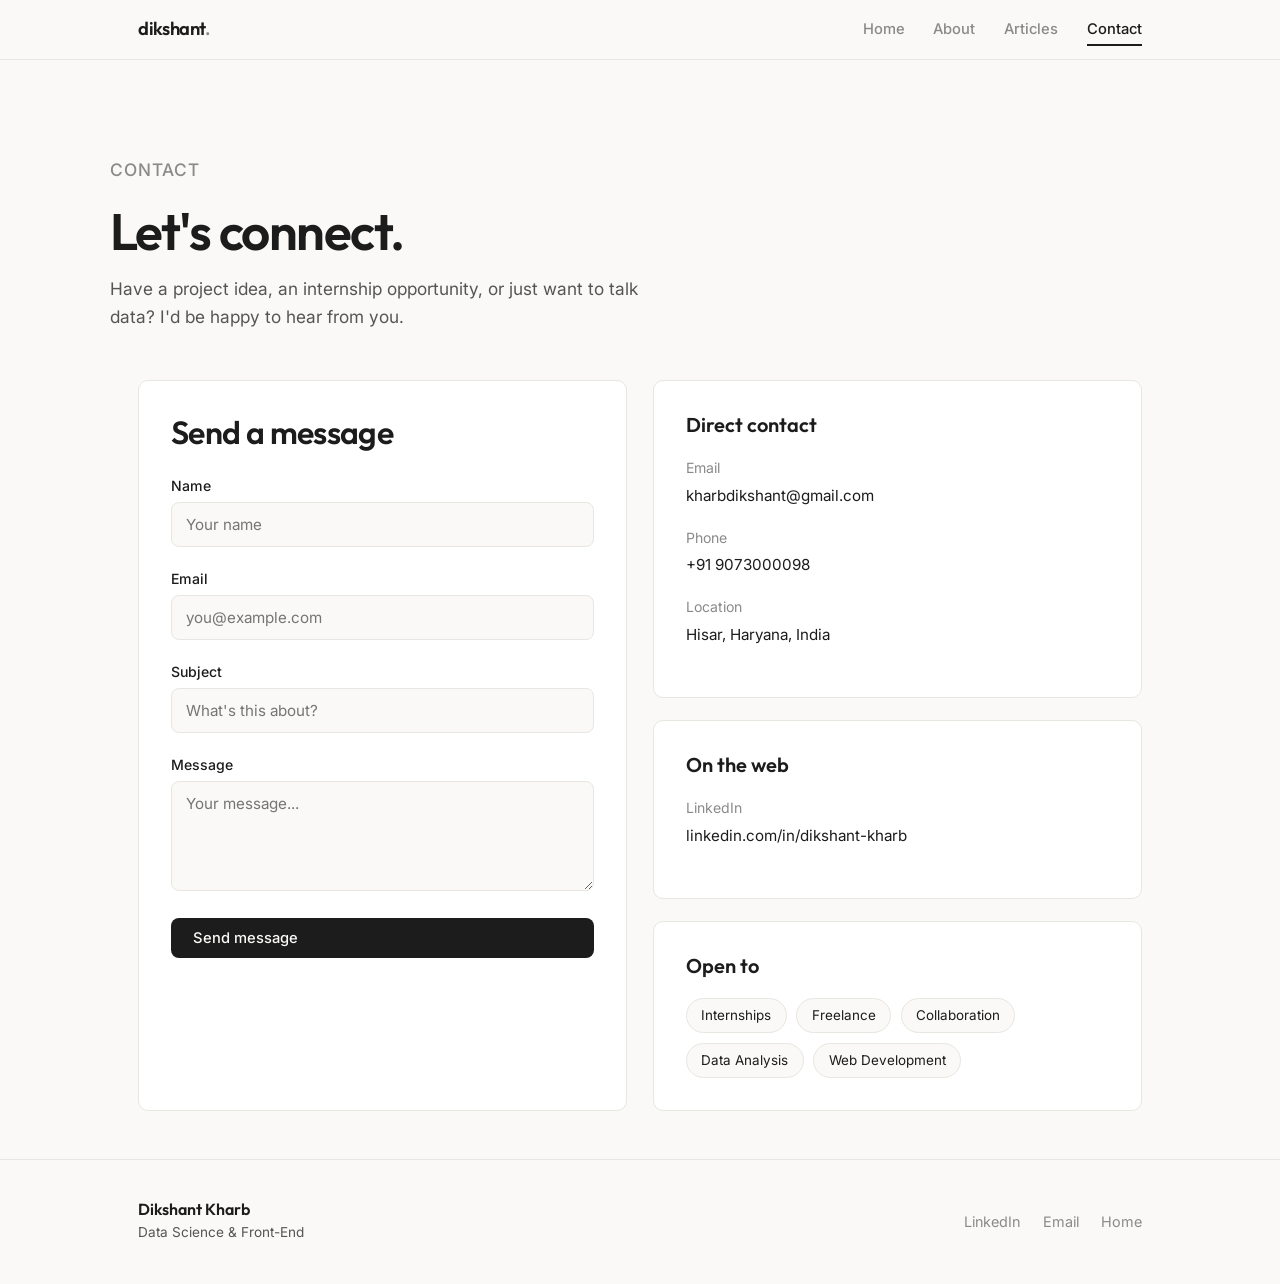
<file: contact.html>
<!DOCTYPE html>
<html lang="en">
<head>
    <meta charset="UTF-8">
    <meta name="viewport" content="width=device-width, initial-scale=1.0">
    <title>Contact — Dikshant Kharb</title>
    <meta name="description" content="Get in touch with Dikshant Kharb for collaboration, internship opportunities, or inquiries about data science and front-end development.">
    <link rel="stylesheet" href="style.css">
    <link rel="preconnect" href="https://fonts.googleapis.com">
    <link rel="preconnect" href="https://fonts.gstatic.com" crossorigin>
    <link href="https://fonts.googleapis.com/css2?family=Inter:wght@300;400;500;600&family=Outfit:wght@400;600&display=swap" rel="stylesheet">
</head>
<body>
    <header class="site-nav">
        <div class="wrap nav-inner">
            <a href="index.html" class="logo">dikshant<em>.</em></a>
            <button class="menu-toggle" aria-label="Toggle navigation">
                <span></span><span></span><span></span>
            </button>
            <nav class="nav-menu">
                <a href="index.html">Home</a>
                <a href="about.html">About</a>
                <a href="articles.html">Articles</a>
                <a href="contact.html" class="current">Contact</a>
            </nav>
        </div>
        <div class="nav-overlay"></div>
    </header>

    <main>
        <section class="page-header wrap">
            <p class="hero-label">Contact</p>
            <h1>Let's connect.</h1>
            <p>Have a project idea, an internship opportunity, or just want to talk data? I'd be happy to hear from you.</p>
        </section>

        <section class="wrap fade-up" style="padding-top: 0;">
            <div class="grid-2">
                <!-- Form -->
                <div class="card-flat">
                    <h2 style="margin-bottom: 1.4rem;">Send a message</h2>
                    <form id="contact-form">
                        <div class="form-row">
                            <label for="field-name">Name</label>
                            <input type="text" id="field-name" name="name" placeholder="Your name" required>
                        </div>
                        <div class="form-row">
                            <label for="field-email">Email</label>
                            <input type="email" id="field-email" name="email" placeholder="you@example.com" required>
                        </div>
                        <div class="form-row">
                            <label for="field-subject">Subject</label>
                            <input type="text" id="field-subject" name="subject" placeholder="What's this about?">
                        </div>
                        <div class="form-row">
                            <label for="field-message">Message</label>
                            <textarea id="field-message" name="message" placeholder="Your message..." required></textarea>
                        </div>
                        <button type="submit" class="btn btn-dark" style="width: 100%;">Send message</button>
                        <div class="form-msg"></div>
                    </form>
                </div>

                <!-- Info -->
                <div>
                    <div class="card-flat" style="margin-bottom: 1.4rem;">
                        <h3>Direct contact</h3>
                        <div style="margin-top: 1.2rem;">
                            <div class="contact-detail">
                                <p class="muted">Email</p>
                                <a href="mailto:kharbdikshant@gmail.com">kharbdikshant@gmail.com</a>
                            </div>
                            <div class="contact-detail">
                                <p class="muted">Phone</p>
                                <a href="tel:+919073000098">+91 9073000098</a>
                            </div>
                            <div class="contact-detail">
                                <p class="muted">Location</p>
                                <span>Hisar, Haryana, India</span>
                            </div>
                        </div>
                    </div>

                    <div class="card-flat" style="margin-bottom: 1.4rem;">
                        <h3>On the web</h3>
                        <div style="margin-top: 1.2rem;">
                            <div class="contact-detail">
                                <p class="muted">LinkedIn</p>
                                <a href="https://linkedin.com/in/dikshant-kharb-333011280" target="_blank" rel="noopener noreferrer">linkedin.com/in/dikshant-kharb</a>
                            </div>
                        </div>
                    </div>

                    <div class="card-flat">
                        <h3>Open to</h3>
                        <div class="tags">
                            <span class="tag">Internships</span>
                            <span class="tag">Freelance</span>
                            <span class="tag">Collaboration</span>
                            <span class="tag">Data Analysis</span>
                            <span class="tag">Web Development</span>
                        </div>
                    </div>
                </div>
            </div>
        </section>
    </main>

    <footer class="site-footer">
        <div class="wrap footer-inner">
            <div class="footer-brand">
                <h3>Dikshant Kharb</h3>
                <p>Data Science & Front-End</p>
            </div>
            <nav class="footer-nav">
                <a href="https://linkedin.com/in/dikshant-kharb-333011280" target="_blank" rel="noopener noreferrer">LinkedIn</a>
                <a href="mailto:kharbdikshant@gmail.com">Email</a>
                <a href="index.html">Home</a>
            </nav>
        </div>
    </footer>
    <script src="main.js"></script>
</body>
</html>
</file>
<file: style.css>
/* ===================================
   Dikshant Kharb — Portfolio Styles
   Clean, minimal, human-made feel
   =================================== */

/* --- Reset & Variables --- */
:root {
    --bg: #faf9f7;
    --surface: #ffffff;
    --border: #e8e6e1;
    --border-light: #f0eeea;
    --text: #1c1c1c;
    --text-mid: #555555;
    --text-muted: #8a8a8a;
    --accent: #2d2d2d;
    --accent-warm: #b8860b;
    --font-body: 'Inter', -apple-system, BlinkMacSystemFont, sans-serif;
    --font-display: 'Outfit', sans-serif;
    --radius: 10px;
    --ease: cubic-bezier(0.25, 0.46, 0.45, 0.94);
}

*,
*::before,
*::after {
    margin: 0;
    padding: 0;
    box-sizing: border-box;
}

html {
    scroll-behavior: smooth;
    -webkit-text-size-adjust: 100%;
}

body {
    font-family: var(--font-body);
    background: var(--bg);
    color: var(--text);
    line-height: 1.65;
    -webkit-font-smoothing: antialiased;
    -moz-osx-font-smoothing: grayscale;
}

a {
    color: inherit;
    text-decoration: none;
}

ul { list-style: none; }

img {
    max-width: 100%;
    height: auto;
    display: block;
}

/* --- Layout --- */
.wrap {
    max-width: 1060px;
    margin: 0 auto;
    padding: 0 28px;
}

/* --- Typography --- */
h1, h2, h3, h4 {
    font-family: var(--font-display);
    font-weight: 600;
    line-height: 1.2;
    color: var(--text);
}

h1 {
    font-size: clamp(2.2rem, 5vw, 3.2rem);
    letter-spacing: -0.03em;
}

h2 {
    font-size: clamp(1.5rem, 3vw, 2rem);
    letter-spacing: -0.02em;
    margin-bottom: 0.5rem;
}

h3 {
    font-size: 1.25rem;
    margin-bottom: 0.6rem;
}

h4 {
    font-size: 1.05rem;
    font-weight: 500;
}

p {
    color: var(--text-mid);
}

.muted {
    font-size: 0.88rem;
    color: var(--text-muted);
}

/* --- Navigation --- */
.site-nav {
    position: sticky;
    top: 0;
    z-index: 50;
    background: rgba(250, 249, 247, 0.88);
    backdrop-filter: blur(14px);
    -webkit-backdrop-filter: blur(14px);
    border-bottom: 1px solid var(--border);
    padding: 0.9rem 0;
}

.nav-inner {
    display: flex;
    justify-content: space-between;
    align-items: center;
}

.logo {
    font-family: var(--font-display);
    font-size: 1.15rem;
    font-weight: 600;
    letter-spacing: -0.02em;
}

.logo em {
    font-style: normal;
    color: var(--text-muted);
}

.nav-menu {
    display: flex;
    gap: 1.8rem;
    align-items: center;
}

.nav-menu a {
    font-size: 0.92rem;
    color: var(--text-muted);
    font-weight: 500;
    transition: color 0.2s var(--ease);
    position: relative;
}

.nav-menu a:hover,
.nav-menu a.current {
    color: var(--text);
}

.nav-menu a.current::after {
    content: '';
    position: absolute;
    bottom: -4px;
    left: 0;
    width: 100%;
    height: 1.5px;
    background: var(--text);
}

/* Hamburger */
.menu-toggle {
    display: none;
    background: none;
    border: none;
    cursor: pointer;
    padding: 4px;
    flex-direction: column;
    gap: 5px;
}

.menu-toggle span {
    display: block;
    width: 22px;
    height: 2px;
    background: var(--text);
    transition: all 0.3s var(--ease);
    border-radius: 2px;
}

.menu-toggle.open span:nth-child(1) {
    transform: rotate(45deg) translate(5px, 5px);
}

.menu-toggle.open span:nth-child(2) {
    opacity: 0;
}

.menu-toggle.open span:nth-child(3) {
    transform: rotate(-45deg) translate(5px, -5px);
}

/* --- Buttons --- */
.btn {
    display: inline-flex;
    align-items: center;
    gap: 6px;
    padding: 0.7rem 1.4rem;
    font-weight: 500;
    font-size: 0.92rem;
    font-family: var(--font-body);
    border-radius: 8px;
    cursor: pointer;
    transition: all 0.25s var(--ease);
    border: none;
}

.btn-dark {
    background: var(--text);
    color: var(--bg);
}

.btn-dark:hover {
    background: #333;
    transform: translateY(-1px);
}

.btn-outline {
    background: transparent;
    color: var(--text);
    border: 1px solid var(--border);
}

.btn-outline:hover {
    border-color: var(--text-muted);
    background: var(--surface);
}

/* --- Hero --- */
.hero {
    padding: 7rem 0 5rem;
}

.hero-label {
    display: inline-block;
    font-size: 0.82rem;
    text-transform: uppercase;
    letter-spacing: 0.06em;
    color: var(--text-muted);
    font-weight: 500;
    margin-bottom: 1rem;
}

.hero h1 {
    margin-bottom: 1.25rem;
    max-width: 680px;
}

.hero-text {
    font-size: 1.08rem;
    max-width: 560px;
    margin-bottom: 2.2rem;
    line-height: 1.7;
}

.hero-btns {
    display: flex;
    gap: 0.8rem;
    flex-wrap: wrap;
}

/* --- Sections --- */
section {
    padding: 4.5rem 0;
}

.section-intro {
    margin-bottom: 2.5rem;
    max-width: 560px;
}

.section-intro p {
    margin-top: 0.4rem;
}

/* --- Grid --- */
.grid-2 {
    display: grid;
    grid-template-columns: 1fr 1fr;
    gap: 1.6rem;
}

.grid-3 {
    display: grid;
    grid-template-columns: repeat(3, 1fr);
    gap: 1.6rem;
}

/* --- Cards --- */
.card {
    background: var(--surface);
    border: 1px solid var(--border);
    border-radius: var(--radius);
    padding: 2rem;
    transition: transform 0.3s var(--ease), box-shadow 0.3s var(--ease);
}

.card:hover {
    transform: translateY(-3px);
    box-shadow: 0 6px 24px rgba(0, 0, 0, 0.05);
}

.card-flat {
    background: var(--surface);
    border: 1px solid var(--border);
    border-radius: var(--radius);
    padding: 2rem;
}

/* --- Skill Tags --- */
.tags {
    display: flex;
    flex-wrap: wrap;
    gap: 0.6rem;
    margin-top: 1.2rem;
}

.tag {
    padding: 0.35rem 0.9rem;
    background: var(--bg);
    border: 1px solid var(--border);
    border-radius: 20px;
    font-size: 0.84rem;
    color: var(--text);
    font-weight: 400;
}

/* --- Project Cards --- */
.project-list {
    display: grid;
    grid-template-columns: repeat(auto-fit, minmax(280px, 1fr));
    gap: 1.6rem;
}

.project {
    background: var(--surface);
    border: 1px solid var(--border);
    border-radius: var(--radius);
    padding: 1.8rem;
    display: flex;
    flex-direction: column;
    transition: transform 0.3s var(--ease), box-shadow 0.3s var(--ease);
}

.project:hover {
    transform: translateY(-3px);
    box-shadow: 0 6px 24px rgba(0, 0, 0, 0.05);
}

.project-tech {
    font-size: 0.78rem;
    text-transform: uppercase;
    letter-spacing: 0.05em;
    color: var(--text-muted);
    margin-bottom: 0.8rem;
}

.project h3 {
    margin-bottom: 0.8rem;
}

.project p {
    flex-grow: 1;
    font-size: 0.95rem;
}

/* --- Timeline --- */
.timeline {
    border-left: 2px solid var(--border);
    padding-left: 1.8rem;
    margin-left: 0.8rem;
}

.timeline-entry {
    position: relative;
    margin-bottom: 2.5rem;
}

.timeline-entry:last-child {
    margin-bottom: 0;
}

.timeline-entry::before {
    content: '';
    position: absolute;
    left: -2.2rem;
    top: 6px;
    width: 10px;
    height: 10px;
    border-radius: 50%;
    background: var(--text);
}

.timeline-entry h3 {
    margin-bottom: 0.2rem;
}

.timeline-entry .muted {
    margin-bottom: 0.6rem;
    display: block;
}

.timeline-entry ul {
    padding-left: 1.1rem;
    list-style: disc;
}

.timeline-entry li {
    color: var(--text-mid);
    margin-bottom: 0.35rem;
    font-size: 0.95rem;
}

/* --- Certificate Cards --- */
.cert-grid {
    display: grid;
    grid-template-columns: repeat(auto-fit, minmax(280px, 1fr));
    gap: 1.6rem;
}

.cert {
    background: var(--surface);
    border: 1px solid var(--border);
    border-radius: var(--radius);
    overflow: hidden;
    transition: transform 0.3s var(--ease), box-shadow 0.3s var(--ease);
}

.cert:hover {
    transform: translateY(-3px);
    box-shadow: 0 6px 24px rgba(0, 0, 0, 0.05);
}

.cert img {
    width: 100%;
    height: 200px;
    object-fit: cover;
    border-bottom: 1px solid var(--border);
}

.cert-body {
    padding: 1.4rem;
}

.cert-body h4 {
    margin-bottom: 0.2rem;
}

.cert-body p {
    font-size: 0.88rem;
}

/* --- Article Content --- */
.article-page {
    padding-top: 5rem;
}

.article-body {
    max-width: 720px;
    margin: 0 auto;
}

.article-nav {
    margin-bottom: 2rem;
}

.article-nav a {
    font-size: 0.88rem;
    color: var(--text-muted);
    text-decoration: underline;
    text-underline-offset: 3px;
}

.article-body h1 {
    margin-bottom: 0.8rem;
}

.article-lead {
    font-size: 1.1rem;
    margin-bottom: 2.5rem;
    color: var(--text-mid);
}

.article-body h2 {
    margin: 2.5rem 0 0.8rem;
}

.article-body h3 {
    margin: 1.8rem 0 0.6rem;
}

.article-body p {
    margin-bottom: 1.3rem;
    font-size: 1.02rem;
    line-height: 1.75;
}

.article-body ul,
.article-body ol {
    margin-bottom: 1.3rem;
    padding-left: 1.3rem;
    list-style: disc;
}

.article-body li {
    color: var(--text-mid);
    margin-bottom: 0.4rem;
    font-size: 1rem;
    line-height: 1.65;
}

.article-body a {
    color: var(--text);
    text-decoration: underline;
    text-underline-offset: 3px;
    text-decoration-color: var(--border);
}

.article-body a:hover {
    text-decoration-color: var(--text);
}

/* FAQ */
.faq {
    margin-top: 3rem;
    border-top: 1px solid var(--border);
    padding-top: 2rem;
}

.faq h2 {
    margin-bottom: 1.5rem;
}

.faq-entry {
    margin-bottom: 1.4rem;
}

.faq-entry h4 {
    margin-bottom: 0.3rem;
    color: var(--text);
}

.faq-entry p {
    font-size: 0.95rem;
}

/* CTA Box */
.cta {
    margin-top: 3rem;
    background: var(--surface);
    border: 1px solid var(--border);
    padding: 2.5rem;
    border-radius: var(--radius);
    text-align: center;
}

.cta h3 {
    margin-bottom: 0.6rem;
}

.cta p {
    margin-bottom: 1.5rem;
    max-width: 480px;
    margin-left: auto;
    margin-right: auto;
}

/* --- Contact Form --- */
.form-row {
    margin-bottom: 1.2rem;
}

.form-row label {
    display: block;
    font-size: 0.88rem;
    font-weight: 500;
    margin-bottom: 0.35rem;
    color: var(--text);
}

.form-row input,
.form-row textarea {
    width: 100%;
    padding: 0.75rem 0.9rem;
    background: var(--bg);
    border: 1px solid var(--border);
    border-radius: 8px;
    font-family: var(--font-body);
    font-size: 0.95rem;
    color: var(--text);
    transition: border-color 0.2s var(--ease);
}

.form-row input:focus,
.form-row textarea:focus {
    outline: none;
    border-color: var(--text-muted);
}

.form-row textarea {
    resize: vertical;
    min-height: 110px;
}

.form-msg {
    display: none;
    padding: 0.8rem 1rem;
    background: #e8f5e9;
    border: 1px solid #c8e6c9;
    border-radius: 8px;
    color: #2e7d32;
    font-size: 0.92rem;
    margin-top: 1rem;
}

.form-msg.show {
    display: block;
}

/* --- Contact Info --- */
.contact-detail {
    margin-bottom: 1.1rem;
}

.contact-detail .muted {
    margin-bottom: 0.15rem;
}

.contact-detail a,
.contact-detail span {
    color: var(--text);
    font-size: 0.95rem;
}

/* --- Footer --- */
.site-footer {
    border-top: 1px solid var(--border);
    padding: 2.5rem 0;
    margin-top: 3rem;
}

.footer-inner {
    display: flex;
    justify-content: space-between;
    align-items: center;
}

.footer-brand h3 {
    font-size: 1rem;
    margin-bottom: 0.15rem;
}

.footer-brand p {
    font-size: 0.85rem;
}

.footer-nav {
    display: flex;
    gap: 1.4rem;
}

.footer-nav a {
    font-size: 0.9rem;
    color: var(--text-muted);
    transition: color 0.2s var(--ease);
}

.footer-nav a:hover {
    color: var(--text);
}

/* --- Articles Listing --- */
.articles-list {
    display: grid;
    gap: 1.6rem;
}

.article-preview {
    background: var(--surface);
    border: 1px solid var(--border);
    border-radius: var(--radius);
    padding: 2rem;
    transition: transform 0.3s var(--ease), box-shadow 0.3s var(--ease);
    display: block;
}

.article-preview:hover {
    transform: translateY(-2px);
    box-shadow: 0 6px 24px rgba(0, 0, 0, 0.05);
}

.article-preview .muted {
    margin-bottom: 0.6rem;
    display: block;
}

.article-preview h3 {
    margin-bottom: 0.5rem;
    font-size: 1.3rem;
}

.article-preview p {
    font-size: 0.95rem;
    line-height: 1.6;
}

.read-more {
    display: inline-block;
    margin-top: 0.8rem;
    font-size: 0.88rem;
    font-weight: 500;
    color: var(--text);
    border-bottom: 1px solid var(--border);
    padding-bottom: 1px;
    transition: border-color 0.2s var(--ease);
}

.read-more:hover {
    border-color: var(--text);
}

/* --- Page Header (for sub-pages) --- */
.page-header {
    padding: 6rem 0 3rem;
}

.page-header h1 {
    margin-bottom: 0.8rem;
}

.page-header p {
    font-size: 1.08rem;
    max-width: 560px;
}

/* --- Animations (subtle) --- */
.fade-up {
    opacity: 0;
    transform: translateY(18px);
    transition: opacity 0.5s var(--ease), transform 0.5s var(--ease);
}

.fade-up.visible {
    opacity: 1;
    transform: translateY(0);
}

/* --- Responsive --- */
@media (max-width: 900px) {
    .grid-3 {
        grid-template-columns: 1fr 1fr;
    }
}

@media (max-width: 680px) {
    .menu-toggle {
        display: flex;
    }

    .nav-menu {
        position: fixed;
        top: 0;
        right: -100%;
        width: 260px;
        height: 100vh;
        background: var(--bg);
        flex-direction: column;
        padding: 5rem 2rem 2rem;
        gap: 1.2rem;
        border-left: 1px solid var(--border);
        transition: right 0.3s var(--ease);
        z-index: 100;
    }

    .nav-menu.open {
        right: 0;
    }

    .nav-menu a {
        font-size: 1.05rem;
    }

    .nav-menu a.current::after {
        display: none;
    }

    .hero {
        padding: 5rem 0 3rem;
    }

    .grid-2 {
        grid-template-columns: 1fr;
    }

    .grid-3 {
        grid-template-columns: 1fr;
    }

    .hero-btns {
        flex-direction: column;
    }

    .hero-btns .btn {
        text-align: center;
        justify-content: center;
    }

    .footer-inner {
        flex-direction: column;
        gap: 1rem;
        text-align: center;
    }

    .page-header {
        padding: 4.5rem 0 2rem;
    }

    section {
        padding: 3rem 0;
    }
}

/* Mobile overlay */
.nav-overlay {
    display: none;
    position: fixed;
    inset: 0;
    background: rgba(0, 0, 0, 0.15);
    z-index: 49;
}

.nav-overlay.show {
    display: block;
}
</file>
